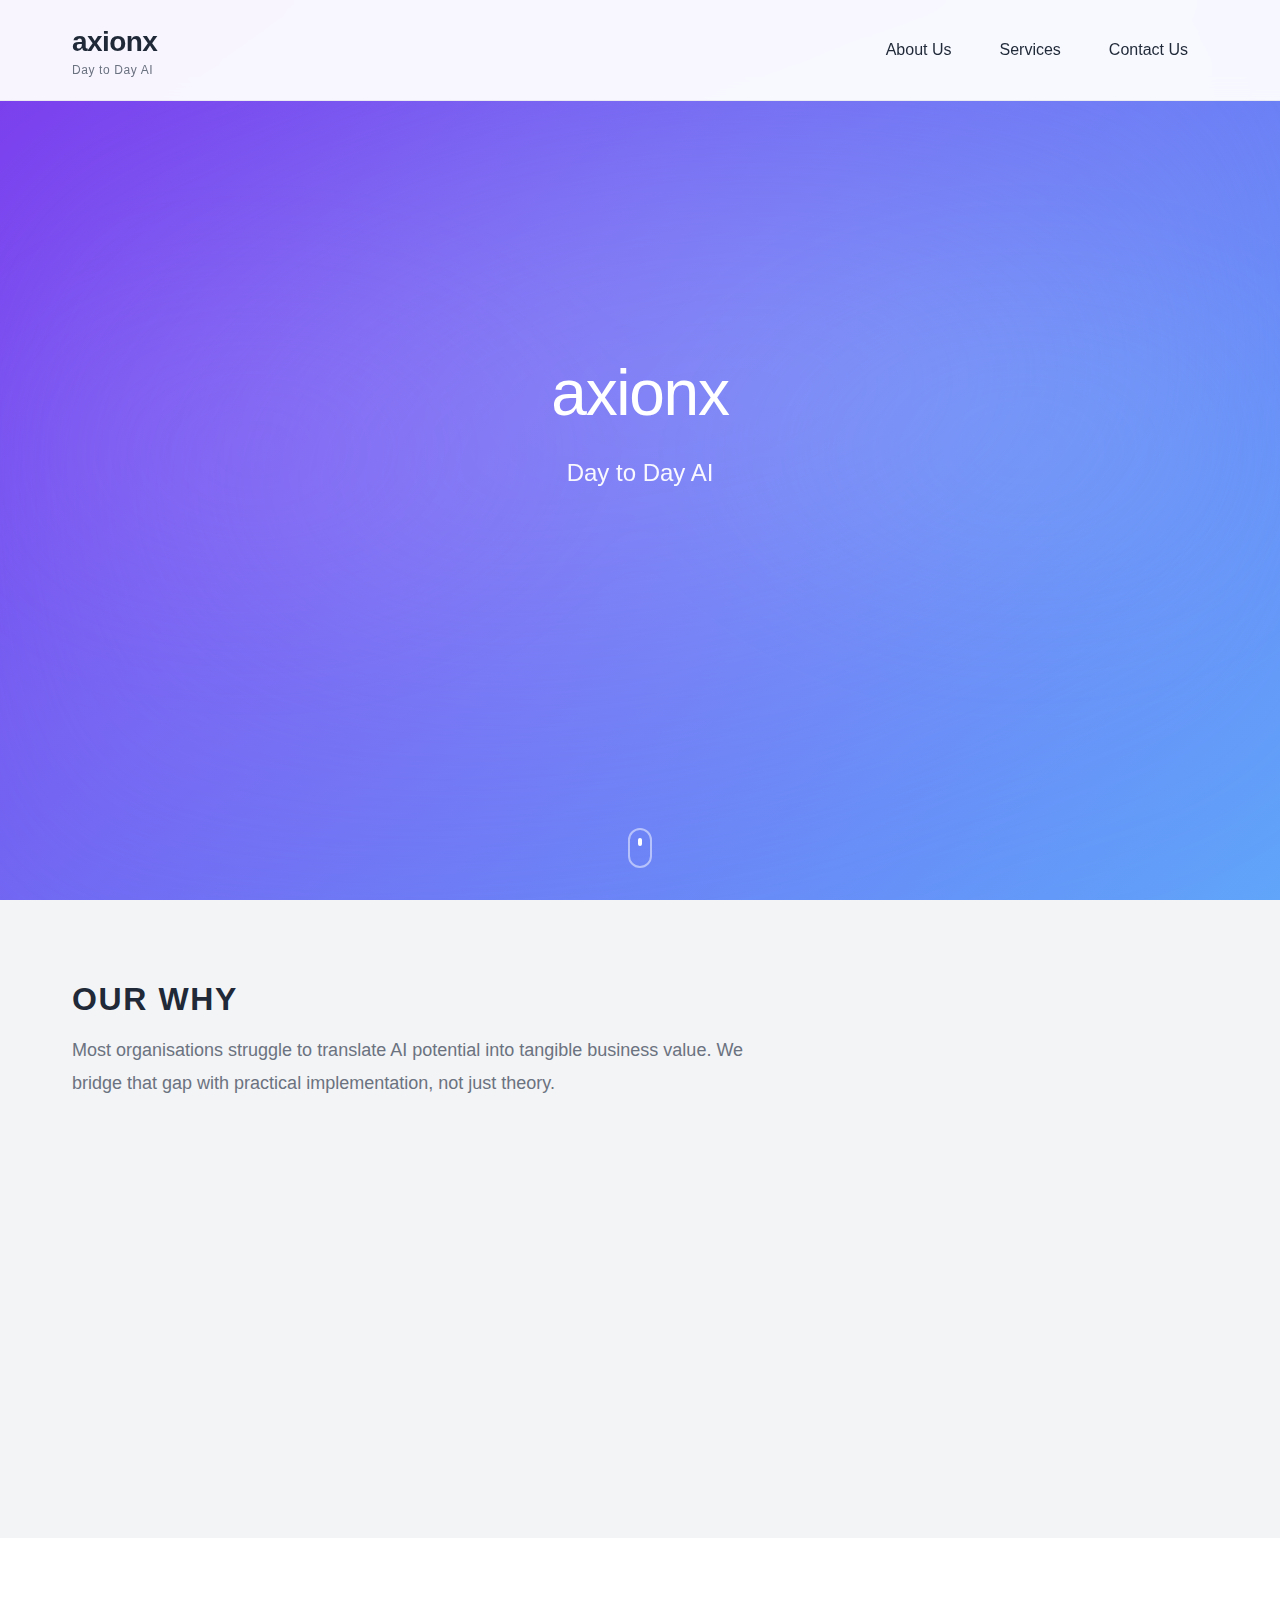
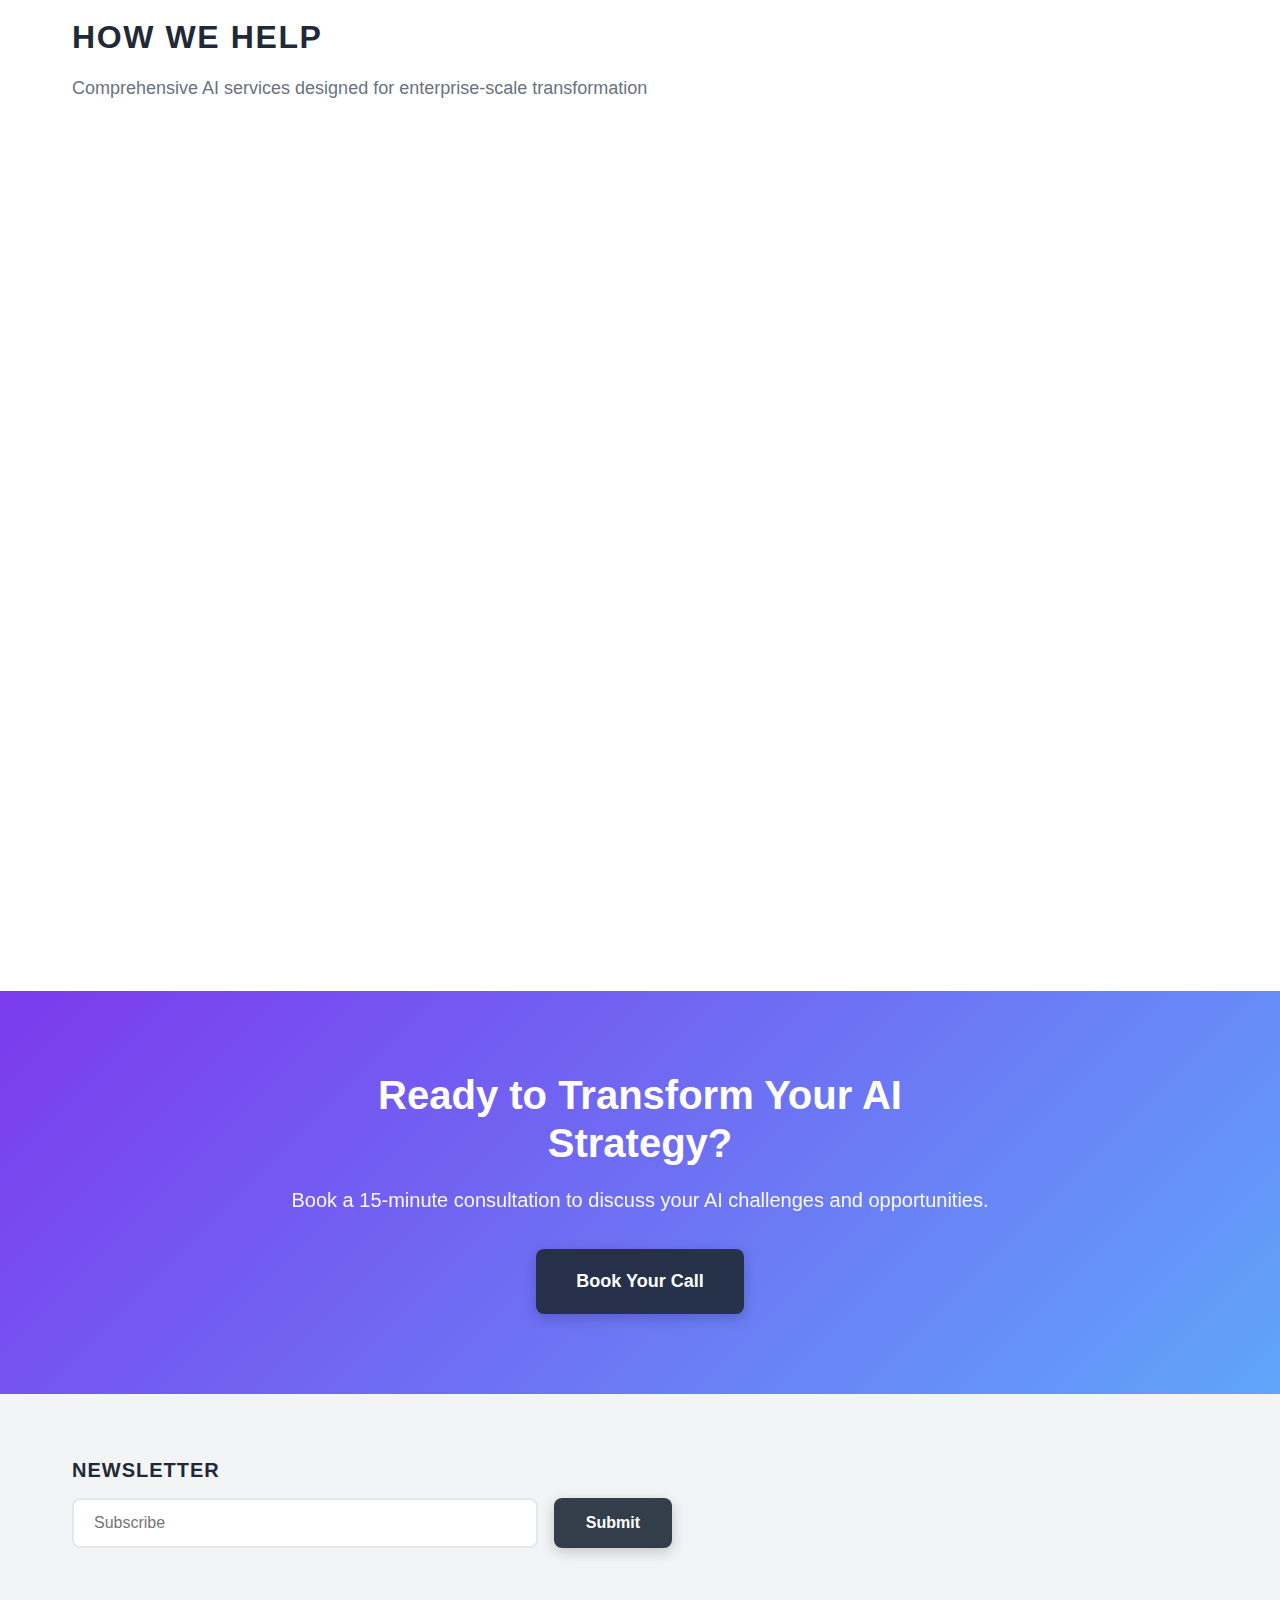
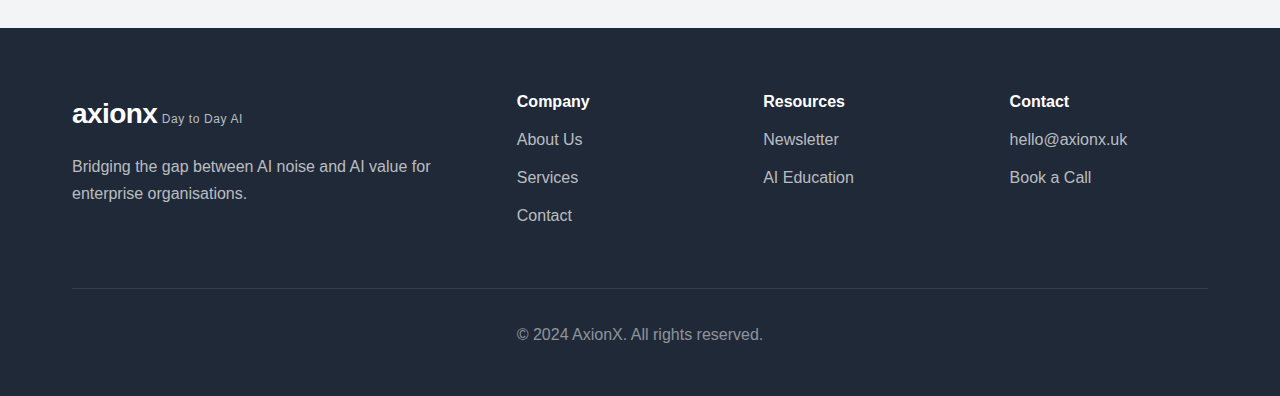
<file: index.html>
<!DOCTYPE html>
<html lang="en-GB">
<head>
    <meta charset="UTF-8">
    <meta name="viewport" content="width=device-width, initial-scale=1.0">
    <meta name="description" content="AxionX - AI Implementation & Advisory Services for £100M+ enterprises. Bridging the gap between AI noise and AI value.">
    <title>AxionX | Day to Day AI - Enterprise AI Implementation & Advisory</title>
    <link rel="stylesheet" href="styles.css">
    
    <!-- Microsoft Clarity -->
    <script type="text/javascript">
        (function(c,l,a,r,i,t,y){
            c[a]=c[a]||function(){(c[a].q=c[a].q||[]).push(arguments)};
            t=l.createElement(r);t.async=1;t.src="https://www.clarity.ms/tag/"+i;
            y=l.getElementsByTagName(r)[0];y.parentNode.insertBefore(t,y);
        })(window, document, "clarity", "script", "twd2w7v9sp");
    </script>
</head>
<body>
    <!-- Navigation -->
    <nav class="navbar">
        <div class="nav-container">
            <a href="index.html" class="logo-link">
                <div class="logo">
                    <span class="logo-text">axionx</span>
                    <span class="logo-tagline">Day to Day AI</span>
                </div>
            </a>
            <ul class="nav-menu">
                <li><a href="about.html" class="nav-link">About Us</a></li>
                <li><a href="services.html" class="nav-link">Services</a></li>
                <li><a href="contact.html" class="nav-link">Contact Us</a></li>
            </ul>
            <div class="hamburger">
                <span></span>
                <span></span>
                <span></span>
            </div>
        </div>
    </nav>

    <!-- Hero Section -->
    <section class="hero">
        <div class="hero-background"></div>
        <div class="hero-content">
            <h1 class="hero-title">axionx</h1>
            <p class="hero-subtitle">Day to Day AI</p>
        </div>
        <div class="scroll-indicator">
            <span></span>
        </div>
    </section>

    <!-- Value Proposition Section -->
    <section class="value-section">
        <div class="container">
            <h2 class="section-title">OUR WHY</h2>
            <p class="section-subtitle">
                Most organisations struggle to translate AI potential into tangible business value. 
                We bridge that gap with practical implementation, not just theory.
            </p>
            <div class="value-grid">
                <div class="value-card">
                    <div class="value-icon">
                        <svg width="48" height="48" viewBox="0 0 24 24" fill="none" xmlns="http://www.w3.org/2000/svg">
                            <path d="M9 11L12 14L22 4" stroke="currentColor" stroke-width="2" stroke-linecap="round" stroke-linejoin="round"/>
                            <path d="M21 12V19C21 19.5304 20.7893 20.0391 20.4142 20.4142C20.0391 20.7893 19.5304 21 19 21H5C4.46957 21 3.96086 20.7893 3.58579 20.4142C3.21071 20.0391 3 19.5304 3 19V5C3 4.46957 3.21071 3.96086 3.58579 3.58579C3.96086 3.21071 4.46957 3 5 3H16" stroke="currentColor" stroke-width="2" stroke-linecap="round" stroke-linejoin="round"/>
                        </svg>
                    </div>
                    <h3>Data Quality</h3>
                    <p>Transform fragmented data into AI-ready assets that drive accurate, reliable insights and decision-making.</p>
                </div>
                <div class="value-card">
                    <div class="value-icon">
                        <svg width="48" height="48" viewBox="0 0 24 24" fill="none" xmlns="http://www.w3.org/2000/svg">
                            <path d="M12 2L2 7L12 12L22 7L12 2Z" stroke="currentColor" stroke-width="2" stroke-linecap="round" stroke-linejoin="round"/>
                            <path d="M2 17L12 22L22 17" stroke="currentColor" stroke-width="2" stroke-linecap="round" stroke-linejoin="round"/>
                            <path d="M2 12L12 17L22 12" stroke="currentColor" stroke-width="2" stroke-linecap="round" stroke-linejoin="round"/>
                        </svg>
                    </div>
                    <h3>Intelligent Automation</h3>
                    <p>Eliminate repetitive manual tasks and free your team to focus on high-value strategic work.</p>
                </div>
                <div class="value-card">
                    <div class="value-icon">
                        <svg width="48" height="48" viewBox="0 0 24 24" fill="none" xmlns="http://www.w3.org/2000/svg">
                            <path d="M17 21V19C17 17.9391 16.5786 16.9217 15.8284 16.1716C15.0783 15.4214 14.0609 15 13 15H5C3.93913 15 2.92172 15.4214 2.17157 16.1716C1.42143 16.9217 1 17.9391 1 19V21" stroke="currentColor" stroke-width="2" stroke-linecap="round" stroke-linejoin="round"/>
                            <circle cx="9" cy="7" r="4" stroke="currentColor" stroke-width="2" stroke-linecap="round" stroke-linejoin="round"/>
                            <path d="M23 21V19C22.9993 18.1137 22.7044 17.2528 22.1614 16.5523C21.6184 15.8519 20.8581 15.3516 20 15.13" stroke="currentColor" stroke-width="2" stroke-linecap="round" stroke-linejoin="round"/>
                            <path d="M16 3.13C16.8604 3.35031 17.623 3.85071 18.1676 4.55232C18.7122 5.25392 19.0078 6.11683 19.0078 7.005C19.0078 7.89318 18.7122 8.75608 18.1676 9.45769C17.623 10.1593 16.8604 10.6597 16 10.88" stroke="currentColor" stroke-width="2" stroke-linecap="round" stroke-linejoin="round"/>
                        </svg>
                    </div>
                    <h3>AI Literacy</h3>
                    <p>Empower your leadership and teams with practical AI knowledge that drives adoption and innovation.</p>
                </div>
            </div>
        </div>
    </section>

    <!-- Services Overview -->
    <section class="services-overview">
        <div class="container">
            <h2 class="section-title">HOW WE HELP</h2>
            <p class="section-subtitle">
                Comprehensive AI services designed for enterprise-scale transformation
            </p>
            <div class="services-grid">
                <div class="service-card">
                    <span class="service-number">01</span>
                    <h3>AI Strategy & Advisory</h3>
                    <p>Develop a clear, actionable AI roadmap aligned with your business objectives and competitive landscape.</p>
                    <a href="services.html#strategy" class="service-link">Learn more →</a>
                </div>
                <div class="service-card">
                    <span class="service-number">02</span>
                    <h3>AI Implementation & Integration</h3>
                    <p>Seamlessly deploy AI solutions that integrate with your existing systems and deliver measurable ROI.</p>
                    <a href="services.html#implementation" class="service-link">Learn more →</a>
                </div>
                <div class="service-card">
                    <span class="service-number">03</span>
                    <h3>Executive AI Education</h3>
                    <p>Equip your leadership team with the strategic understanding needed to drive AI-powered transformation.</p>
                    <a href="services.html#education" class="service-link">Learn more →</a>
                </div>
                <div class="service-card">
                    <span class="service-number">04</span>
                    <h3>Custom AI Solutions</h3>
                    <p>Purpose-built AI systems tailored to your unique operational challenges and industry requirements.</p>
                    <a href="services.html#custom" class="service-link">Learn more →</a>
                </div>
            </div>
        </div>
    </section>

    <!-- CTA Section -->
    <section class="cta-section">
        <div class="container">
            <div class="cta-content">
                <h2>Ready to Transform Your AI Strategy?</h2>
                <p>Book a 15-minute consultation to discuss your AI challenges and opportunities.</p>
                <a href="contact.html" class="btn btn-primary btn-large">Book Your Call</a>
            </div>
        </div>
    </section>

    <!-- Newsletter Section -->
    <section class="newsletter-section">
        <div class="container">
            <div class="newsletter-content">
                <h2>Newsletter</h2>
                <form action="https://substack.com/daytodayai" method="get" class="newsletter-form" target="_blank">
                    <input type="email" placeholder="Subscribe" required class="newsletter-input">
                    <button type="submit" class="btn btn-primary">Submit</button>
                </form>
            </div>
        </div>
    </section>

    <!-- Footer -->
    <footer class="footer">
        <div class="container">
            <div class="footer-grid">
                <div class="footer-col">
                    <div class="footer-logo">
                        <span class="logo-text">axionx</span>
                        <span class="logo-tagline">Day to Day AI</span>
                    </div>
                    <p class="footer-description">
                        Bridging the gap between AI noise and AI value for enterprise organisations.
                    </p>
                </div>
                <div class="footer-col">
                    <h4>Company</h4>
                    <ul>
                        <li><a href="about.html">About Us</a></li>
                        <li><a href="services.html">Services</a></li>
                        <li><a href="contact.html">Contact</a></li>
                    </ul>
                </div>
                <div class="footer-col">
                    <h4>Resources</h4>
                    <ul>
                        <li><a href="https://substack.com/@daytodayai" target="_blank">Newsletter</a></li>
                        <li><a href="services.html#education">AI Education</a></li>
                    </ul>
                </div>
                <div class="footer-col">
                    <h4>Contact</h4>
                    <ul>
                        <li><a href="mailto:hello@axionx.uk">hello@axionx.uk</a></li>
                        <li><a href="contact.html">Book a Call</a></li>
                    </ul>
                </div>
            </div>
            <div class="footer-bottom">
                <p>&copy; 2024 AxionX. All rights reserved.</p>
            </div>
        </div>
    </footer>

    <script src="script.js"></script>
</body>
</html>
</file>
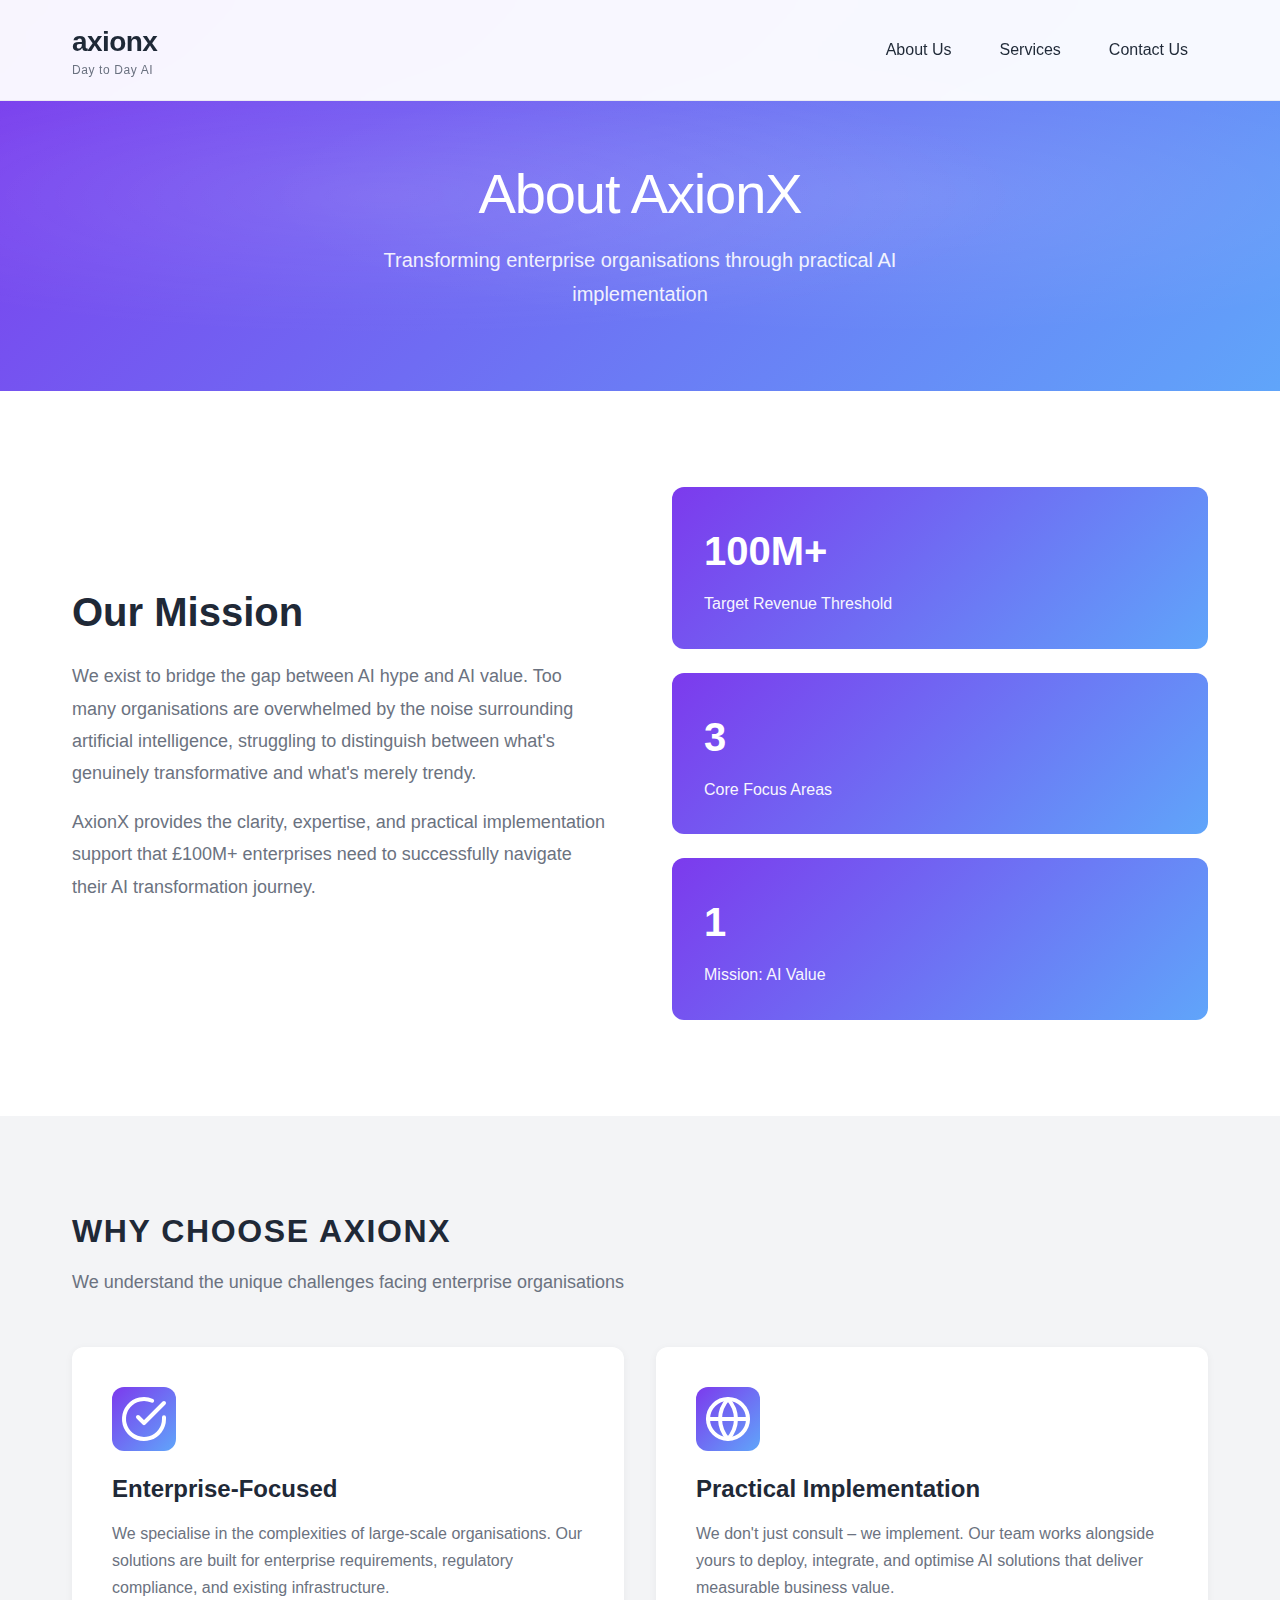
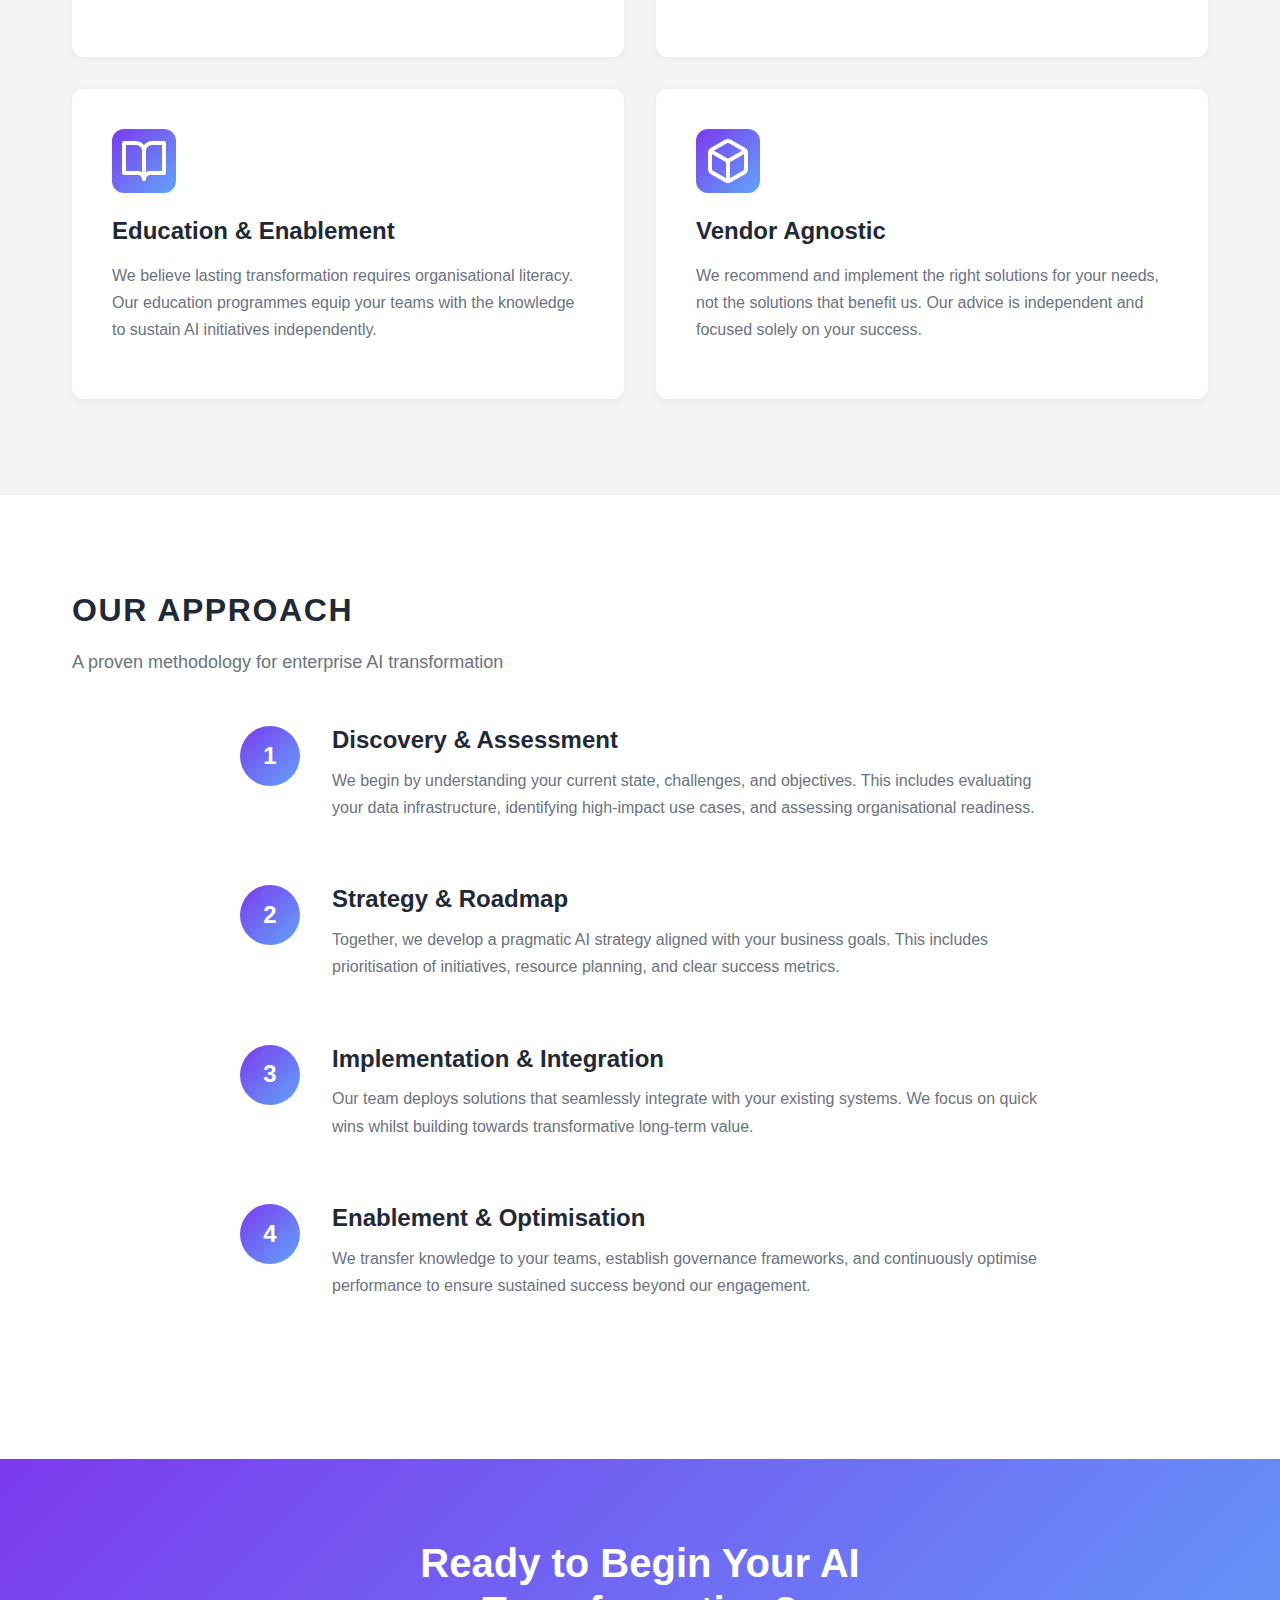
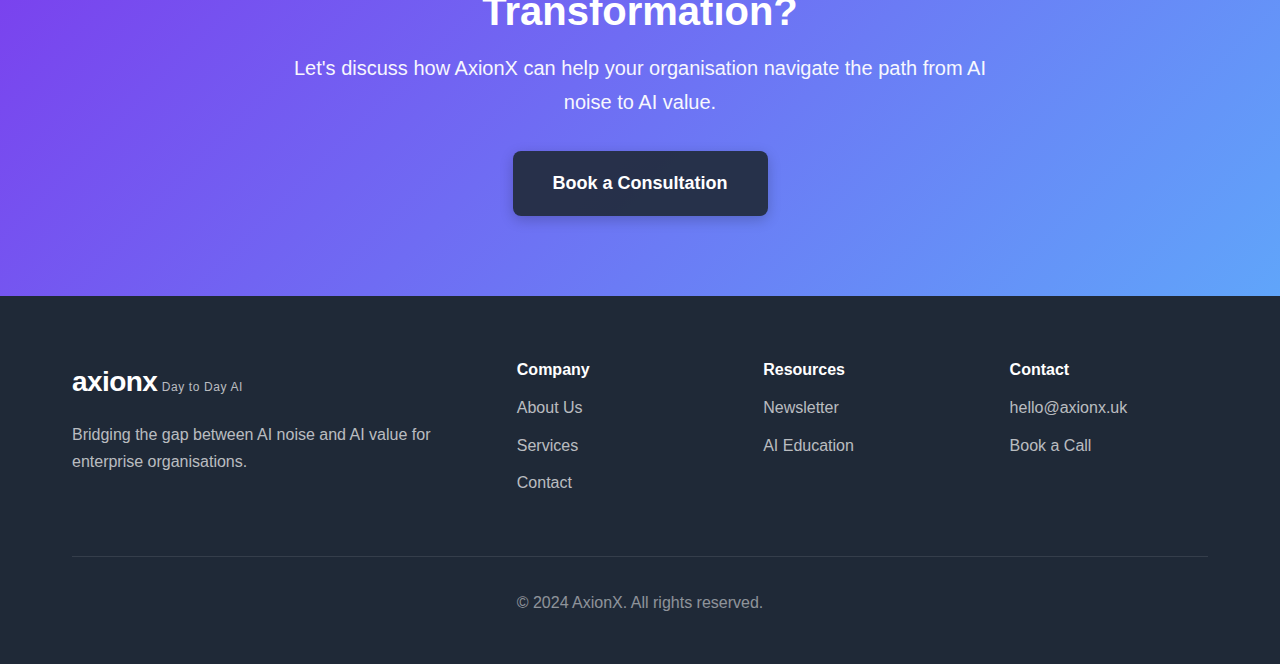
<file: about.html>
<!DOCTYPE html>
<html lang="en-GB">
<head>
    <meta charset="UTF-8">
    <meta name="viewport" content="width=device-width, initial-scale=1.0">
    <meta name="description" content="Learn about AxionX - AI Implementation & Advisory Services for enterprise organisations.">
    <title>About Us | AxionX - Day to Day AI</title>
    <link rel="stylesheet" href="styles.css">
    
    <!-- Microsoft Clarity -->
    <script type="text/javascript">
        (function(c,l,a,r,i,t,y){
            c[a]=c[a]||function(){(c[a].q=c[a].q||[]).push(arguments)};
            t=l.createElement(r);t.async=1;t.src="https://www.clarity.ms/tag/"+i;
            y=l.getElementsByTagName(r)[0];y.parentNode.insertBefore(t,y);
        })(window, document, "clarity", "script", "twd2w7v9sp");
    </script>
</head>
<body>
    <!-- Navigation -->
    <nav class="navbar">
        <div class="nav-container">
            <a href="index.html" class="logo-link">
                <div class="logo">
                    <span class="logo-text">axionx</span>
                    <span class="logo-tagline">Day to Day AI</span>
                </div>
            </a>
            <ul class="nav-menu">
                <li><a href="about.html" class="nav-link">About Us</a></li>
                <li><a href="services.html" class="nav-link">Services</a></li>
                <li><a href="contact.html" class="nav-link">Contact Us</a></li>
            </ul>
            <div class="hamburger">
                <span></span>
                <span></span>
                <span></span>
            </div>
        </div>
    </nav>

    <!-- Page Header -->
    <section class="page-header">
        <div class="page-header-background"></div>
        <div class="container">
            <h1 class="page-title">About AxionX</h1>
            <p class="page-subtitle">Transforming enterprise organisations through practical AI implementation</p>
        </div>
    </section>

    <!-- Mission Section -->
    <section class="mission-section">
        <div class="container">
            <div class="content-grid">
                <div class="content-text">
                    <h2>Our Mission</h2>
                    <p>
                        We exist to bridge the gap between AI hype and AI value. Too many organisations are overwhelmed by the noise surrounding artificial intelligence, struggling to distinguish between what's genuinely transformative and what's merely trendy.
                    </p>
                    <p>
                        AxionX provides the clarity, expertise, and practical implementation support that £100M+ enterprises need to successfully navigate their AI transformation journey.
                    </p>
                </div>
                <div class="content-visual">
                    <div class="stat-box">
                        <div class="stat-number">100M+</div>
                        <div class="stat-label">Target Revenue Threshold</div>
                    </div>
                    <div class="stat-box">
                        <div class="stat-number">3</div>
                        <div class="stat-label">Core Focus Areas</div>
                    </div>
                    <div class="stat-box">
                        <div class="stat-number">1</div>
                        <div class="stat-label">Mission: AI Value</div>
                    </div>
                </div>
            </div>
        </div>
    </section>

    <!-- Why Choose Us -->
    <section class="why-choose-section">
        <div class="container">
            <h2 class="section-title">Why Choose AxionX</h2>
            <p class="section-subtitle">
                We understand the unique challenges facing enterprise organisations
            </p>
            <div class="reasons-grid">
                <div class="reason-card">
                    <div class="reason-icon">
                        <svg width="48" height="48" viewBox="0 0 24 24" fill="none" xmlns="http://www.w3.org/2000/svg">
                            <path d="M22 11.08V12C21.9988 14.1564 21.3005 16.2547 20.0093 17.9818C18.7182 19.7088 16.9033 20.9725 14.8354 21.5839C12.7674 22.1953 10.5573 22.1219 8.53447 21.3746C6.51168 20.6273 4.78465 19.2461 3.61096 17.4371C2.43727 15.628 1.87979 13.4881 2.02168 11.3363C2.16356 9.18455 2.99721 7.13631 4.39828 5.49706C5.79935 3.85781 7.69279 2.71537 9.79619 2.24013C11.8996 1.7649 14.1003 1.98232 16.07 2.85999" stroke="currentColor" stroke-width="2" stroke-linecap="round" stroke-linejoin="round"/>
                            <path d="M22 4L12 14.01L9 11.01" stroke="currentColor" stroke-width="2" stroke-linecap="round" stroke-linejoin="round"/>
                        </svg>
                    </div>
                    <h3>Enterprise-Focused</h3>
                    <p>We specialise in the complexities of large-scale organisations. Our solutions are built for enterprise requirements, regulatory compliance, and existing infrastructure.</p>
                </div>
                <div class="reason-card">
                    <div class="reason-icon">
                        <svg width="48" height="48" viewBox="0 0 24 24" fill="none" xmlns="http://www.w3.org/2000/svg">
                            <path d="M12 22C17.5228 22 22 17.5228 22 12C22 6.47715 17.5228 2 12 2C6.47715 2 2 6.47715 2 12C2 17.5228 6.47715 22 12 22Z" stroke="currentColor" stroke-width="2" stroke-linecap="round" stroke-linejoin="round"/>
                            <path d="M2 12H22" stroke="currentColor" stroke-width="2" stroke-linecap="round" stroke-linejoin="round"/>
                            <path d="M12 2C14.5013 4.73835 15.9228 8.29203 16 12C15.9228 15.708 14.5013 19.2616 12 22C9.49872 19.2616 8.07725 15.708 8 12C8.07725 8.29203 9.49872 4.73835 12 2V2Z" stroke="currentColor" stroke-width="2" stroke-linecap="round" stroke-linejoin="round"/>
                        </svg>
                    </div>
                    <h3>Practical Implementation</h3>
                    <p>We don't just consult – we implement. Our team works alongside yours to deploy, integrate, and optimise AI solutions that deliver measurable business value.</p>
                </div>
                <div class="reason-card">
                    <div class="reason-icon">
                        <svg width="48" height="48" viewBox="0 0 24 24" fill="none" xmlns="http://www.w3.org/2000/svg">
                            <path d="M2 3H8C9.06087 3 10.0783 3.42143 10.8284 4.17157C11.5786 4.92172 12 5.93913 12 7V21C12 20.2044 11.6839 19.4413 11.1213 18.8787C10.5587 18.3161 9.79565 18 9 18H2V3Z" stroke="currentColor" stroke-width="2" stroke-linecap="round" stroke-linejoin="round"/>
                            <path d="M22 3H16C14.9391 3 13.9217 3.42143 13.1716 4.17157C12.4214 4.92172 12 5.93913 12 7V21C12 20.2044 12.3161 19.4413 12.8787 18.8787C13.4413 18.3161 14.2044 18 15 18H22V3Z" stroke="currentColor" stroke-width="2" stroke-linecap="round" stroke-linejoin="round"/>
                        </svg>
                    </div>
                    <h3>Education & Enablement</h3>
                    <p>We believe lasting transformation requires organisational literacy. Our education programmes equip your teams with the knowledge to sustain AI initiatives independently.</p>
                </div>
                <div class="reason-card">
                    <div class="reason-icon">
                        <svg width="48" height="48" viewBox="0 0 24 24" fill="none" xmlns="http://www.w3.org/2000/svg">
                            <path d="M21 16V8C20.9996 7.64927 20.9071 7.30481 20.7315 7.00116C20.556 6.69752 20.3037 6.44536 20 6.27L13 2.27C12.696 2.09446 12.3511 2.00205 12 2.00205C11.6489 2.00205 11.304 2.09446 11 2.27L4 6.27C3.69626 6.44536 3.44398 6.69752 3.26846 7.00116C3.09294 7.30481 3.00036 7.64927 3 8V16C3.00036 16.3507 3.09294 16.6952 3.26846 16.9988C3.44398 17.3025 3.69626 17.5546 4 17.73L11 21.73C11.304 21.9055 11.6489 21.9979 12 21.9979C12.3511 21.9979 12.696 21.9055 13 21.73L20 17.73C20.3037 17.5546 20.556 17.3025 20.7315 16.9988C20.9071 16.6952 20.9996 16.3507 21 16Z" stroke="currentColor" stroke-width="2" stroke-linecap="round" stroke-linejoin="round"/>
                            <path d="M3.27002 6.96L12 12.01L20.73 6.96" stroke="currentColor" stroke-width="2" stroke-linecap="round" stroke-linejoin="round"/>
                            <path d="M12 22.08V12" stroke="currentColor" stroke-width="2" stroke-linecap="round" stroke-linejoin="round"/>
                        </svg>
                    </div>
                    <h3>Vendor Agnostic</h3>
                    <p>We recommend and implement the right solutions for your needs, not the solutions that benefit us. Our advice is independent and focused solely on your success.</p>
                </div>
            </div>
        </div>
    </section>

    <!-- Approach Section -->
    <section class="approach-section">
        <div class="container">
            <h2 class="section-title">Our Approach</h2>
            <p class="section-subtitle">
                A proven methodology for enterprise AI transformation
            </p>
            <div class="approach-timeline">
                <div class="timeline-item">
                    <div class="timeline-marker">1</div>
                    <div class="timeline-content">
                        <h3>Discovery & Assessment</h3>
                        <p>We begin by understanding your current state, challenges, and objectives. This includes evaluating your data infrastructure, identifying high-impact use cases, and assessing organisational readiness.</p>
                    </div>
                </div>
                <div class="timeline-item">
                    <div class="timeline-marker">2</div>
                    <div class="timeline-content">
                        <h3>Strategy & Roadmap</h3>
                        <p>Together, we develop a pragmatic AI strategy aligned with your business goals. This includes prioritisation of initiatives, resource planning, and clear success metrics.</p>
                    </div>
                </div>
                <div class="timeline-item">
                    <div class="timeline-marker">3</div>
                    <div class="timeline-content">
                        <h3>Implementation & Integration</h3>
                        <p>Our team deploys solutions that seamlessly integrate with your existing systems. We focus on quick wins whilst building towards transformative long-term value.</p>
                    </div>
                </div>
                <div class="timeline-item">
                    <div class="timeline-marker">4</div>
                    <div class="timeline-content">
                        <h3>Enablement & Optimisation</h3>
                        <p>We transfer knowledge to your teams, establish governance frameworks, and continuously optimise performance to ensure sustained success beyond our engagement.</p>
                    </div>
                </div>
            </div>
        </div>
    </section>

    <!-- CTA Section -->
    <section class="cta-section">
        <div class="container">
            <div class="cta-content">
                <h2>Ready to Begin Your AI Transformation?</h2>
                <p>Let's discuss how AxionX can help your organisation navigate the path from AI noise to AI value.</p>
                <a href="contact.html" class="btn btn-primary btn-large">Book a Consultation</a>
            </div>
        </div>
    </section>

    <!-- Footer -->
    <footer class="footer">
        <div class="container">
            <div class="footer-grid">
                <div class="footer-col">
                    <div class="footer-logo">
                        <span class="logo-text">axionx</span>
                        <span class="logo-tagline">Day to Day AI</span>
                    </div>
                    <p class="footer-description">
                        Bridging the gap between AI noise and AI value for enterprise organisations.
                    </p>
                </div>
                <div class="footer-col">
                    <h4>Company</h4>
                    <ul>
                        <li><a href="about.html">About Us</a></li>
                        <li><a href="services.html">Services</a></li>
                        <li><a href="contact.html">Contact</a></li>
                    </ul>
                </div>
                <div class="footer-col">
                    <h4>Resources</h4>
                    <ul>
                        <li><a href="https://substack.com/@daytodayai" target="_blank">Newsletter</a></li>
                        <li><a href="services.html#education">AI Education</a></li>
                    </ul>
                </div>
                <div class="footer-col">
                    <h4>Contact</h4>
                    <ul>
                        <li><a href="mailto:hello@axionx.uk">hello@axionx.uk</a></li>
                        <li><a href="contact.html">Book a Call</a></li>
                    </ul>
                </div>
            </div>
            <div class="footer-bottom">
                <p>&copy; 2024 AxionX. All rights reserved.</p>
            </div>
        </div>
    </footer>

    <script src="script.js"></script>
</body>
</html>
</file>
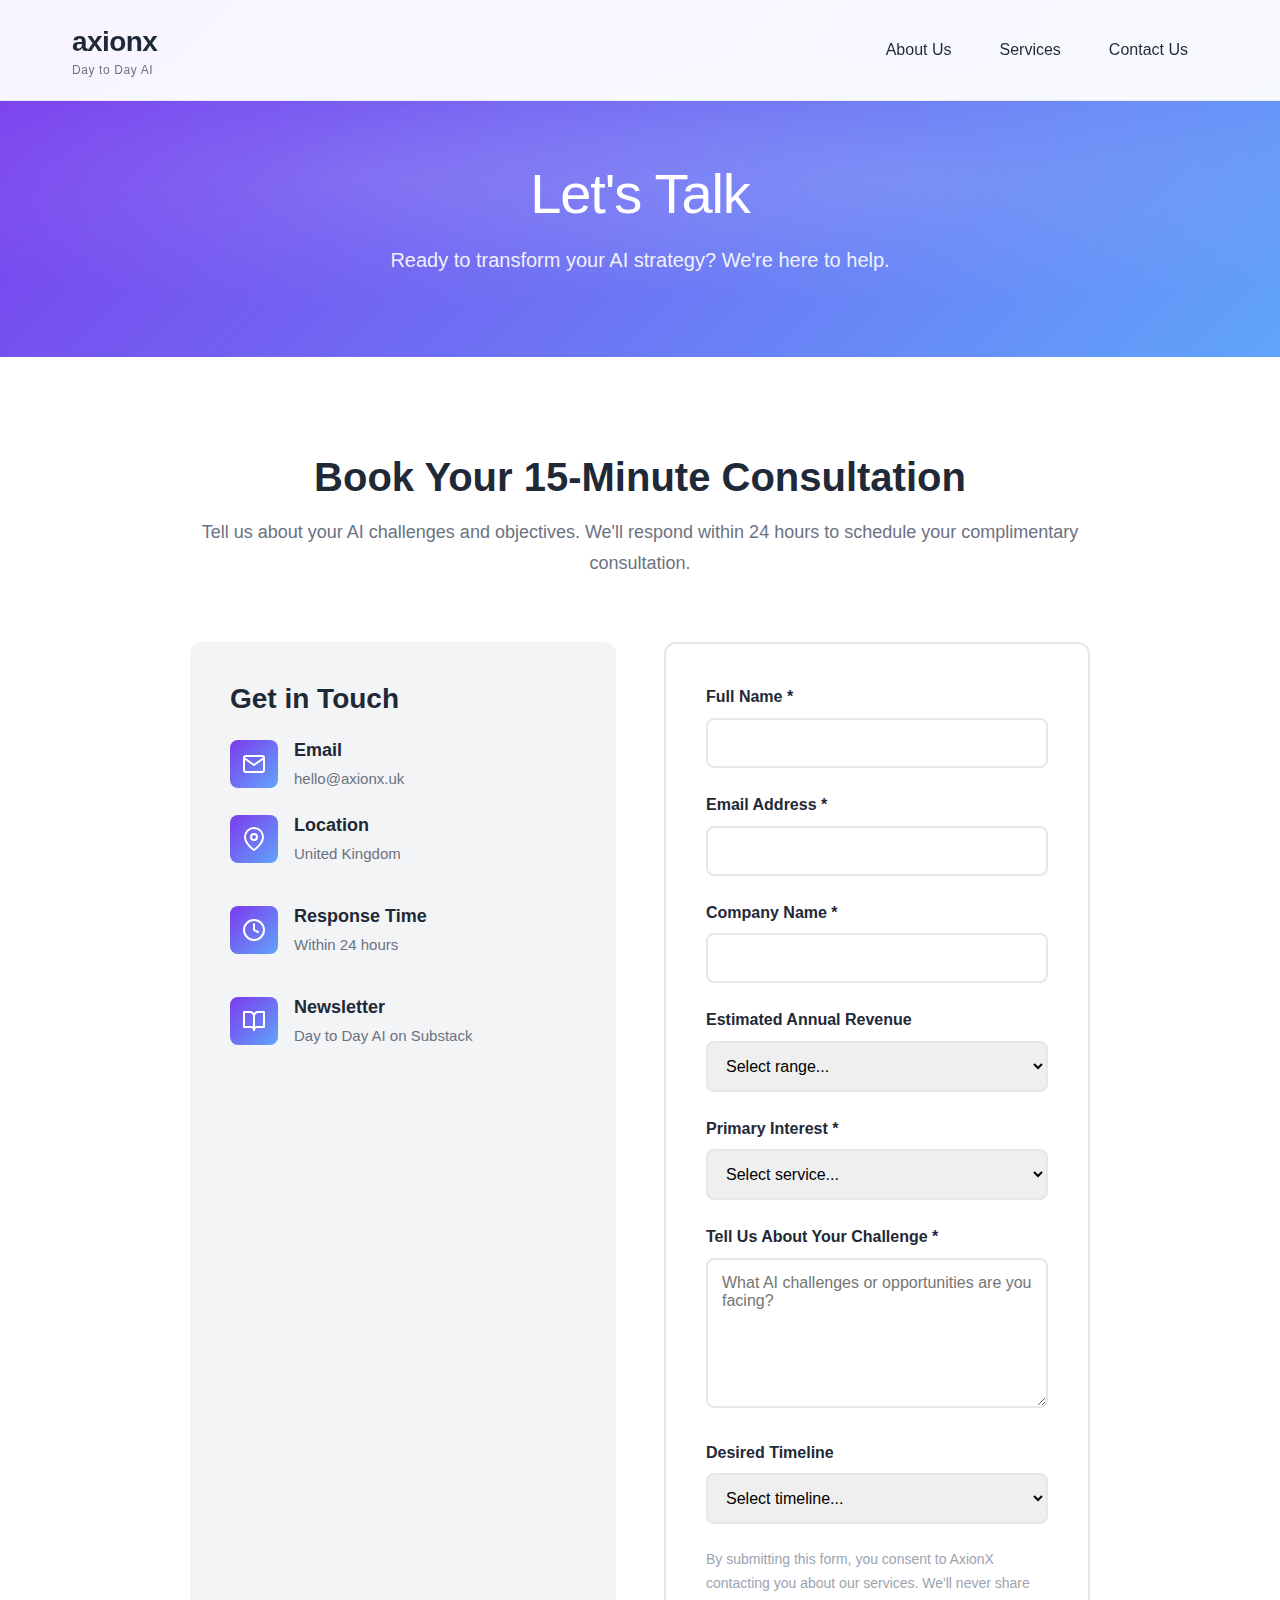
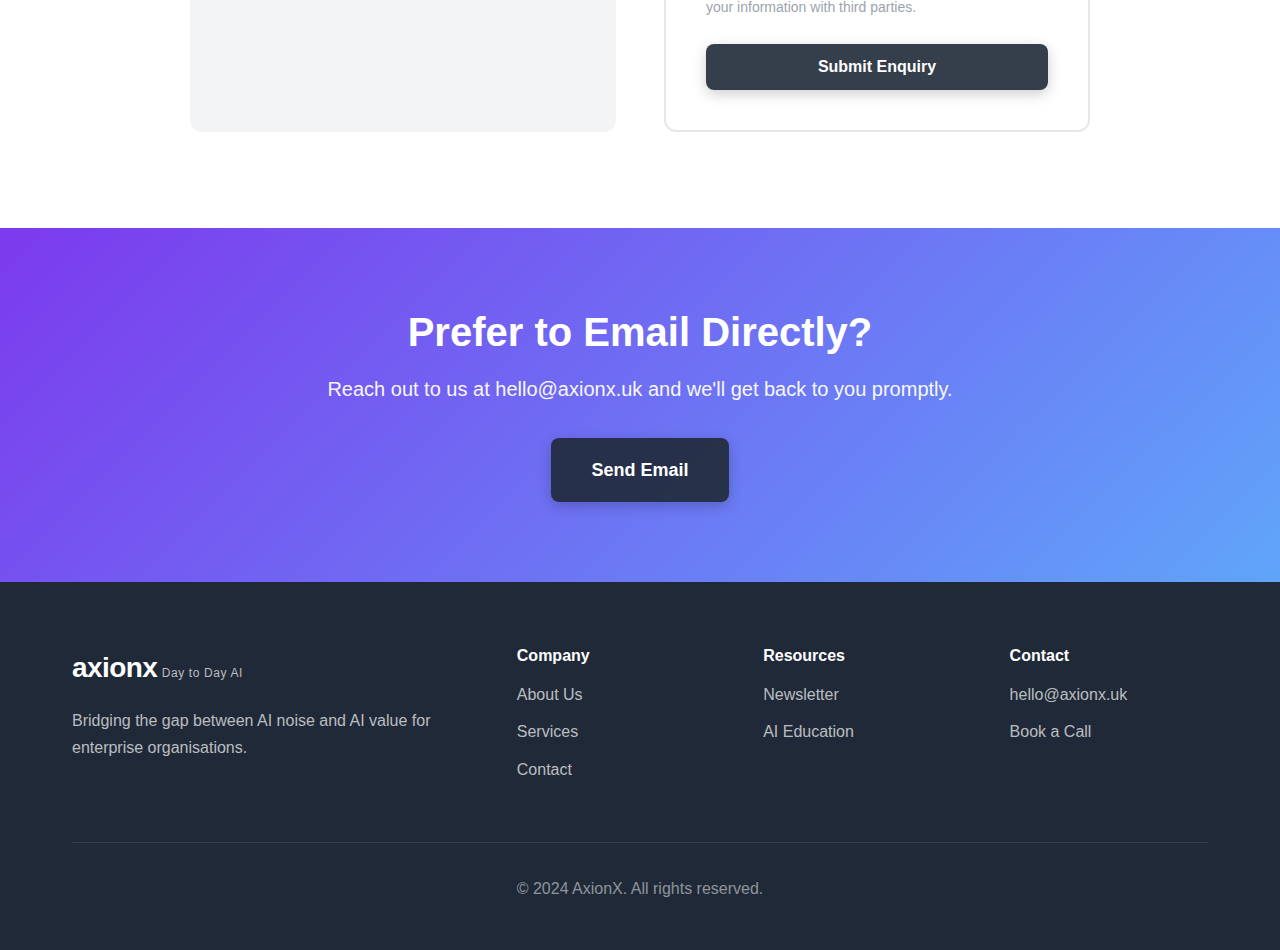
<file: contact.html>
<!DOCTYPE html>
<html lang="en-GB">
<head>
    <meta charset="UTF-8">
    <meta name="viewport" content="width=device-width, initial-scale=1.0">
    <meta name="description" content="Contact AxionX - Book a consultation to discuss your AI transformation needs.">
    <title>Contact Us | AxionX - Day to Day AI</title>
    <link rel="stylesheet" href="styles.css">
    
    <!-- Microsoft Clarity -->
    <script type="text/javascript">
        (function(c,l,a,r,i,t,y){
            c[a]=c[a]||function(){(c[a].q=c[a].q||[]).push(arguments)};
            t=l.createElement(r);t.async=1;t.src="https://www.clarity.ms/tag/"+i;
            y=l.getElementsByTagName(r)[0];y.parentNode.insertBefore(t,y);
        })(window, document, "clarity", "script", "twd2w7v9sp");
    </script>
</head>
<body>
    <!-- Navigation -->
    <nav class="navbar">
        <div class="nav-container">
            <a href="index.html" class="logo-link">
                <div class="logo">
                    <span class="logo-text">axionx</span>
                    <span class="logo-tagline">Day to Day AI</span>
                </div>
            </a>
            <ul class="nav-menu">
                <li><a href="about.html" class="nav-link">About Us</a></li>
                <li><a href="services.html" class="nav-link">Services</a></li>
                <li><a href="contact.html" class="nav-link">Contact Us</a></li>
            </ul>
            <div class="hamburger">
                <span></span>
                <span></span>
                <span></span>
            </div>
        </div>
    </nav>

    <!-- Page Header -->
    <section class="page-header">
        <div class="page-header-background"></div>
        <div class="container">
            <h1 class="page-title">Let's Talk</h1>
            <p class="page-subtitle">Ready to transform your AI strategy? We're here to help.</p>
        </div>
    </section>

    <!-- Contact Section -->
    <section class="contact-section">
        <div class="container">
            <div class="contact-container">
                <div class="contact-intro">
                    <h2>Book Your 15-Minute Consultation</h2>
                    <p>
                        Tell us about your AI challenges and objectives. We'll respond within 24 hours to schedule your complimentary consultation.
                    </p>
                </div>

                <div class="contact-grid">
                    <!-- Contact Information -->
                    <div class="contact-info">
                        <h3>Get in Touch</h3>
                        
                        <div class="contact-item">
                            <div class="contact-item-icon">
                                <svg width="24" height="24" viewBox="0 0 24 24" fill="none" xmlns="http://www.w3.org/2000/svg">
                                    <path d="M4 4H20C21.1 4 22 4.9 22 6V18C22 19.1 21.1 20 20 20H4C2.9 20 2 19.1 2 18V6C2 4.9 2.9 4 4 4Z" stroke="currentColor" stroke-width="2" stroke-linecap="round" stroke-linejoin="round"/>
                                    <path d="M22 6L12 13L2 6" stroke="currentColor" stroke-width="2" stroke-linecap="round" stroke-linejoin="round"/>
                                </svg>
                            </div>
                            <div class="contact-item-content">
                                <h4>Email</h4>
                                <a href="mailto:hello@axionx.uk">hello@axionx.uk</a>
                            </div>
                        </div>

                        <div class="contact-item">
                            <div class="contact-item-icon">
                                <svg width="24" height="24" viewBox="0 0 24 24" fill="none" xmlns="http://www.w3.org/2000/svg">
                                    <path d="M21 10C21 17 12 23 12 23C12 23 3 17 3 10C3 7.61305 3.94821 5.32387 5.63604 3.63604C7.32387 1.94821 9.61305 1 12 1C14.3869 1 16.6761 1.94821 18.364 3.63604C20.0518 5.32387 21 7.61305 21 10Z" stroke="currentColor" stroke-width="2" stroke-linecap="round" stroke-linejoin="round"/>
                                    <circle cx="12" cy="10" r="3" stroke="currentColor" stroke-width="2" stroke-linecap="round" stroke-linejoin="round"/>
                                </svg>
                            </div>
                            <div class="contact-item-content">
                                <h4>Location</h4>
                                <p>United Kingdom</p>
                            </div>
                        </div>

                        <div class="contact-item">
                            <div class="contact-item-icon">
                                <svg width="24" height="24" viewBox="0 0 24 24" fill="none" xmlns="http://www.w3.org/2000/svg">
                                    <path d="M12 22C17.5228 22 22 17.5228 22 12C22 6.47715 17.5228 2 12 2C6.47715 2 2 6.47715 2 12C2 17.5228 6.47715 22 12 22Z" stroke="currentColor" stroke-width="2" stroke-linecap="round" stroke-linejoin="round"/>
                                    <path d="M12 6V12L16 14" stroke="currentColor" stroke-width="2" stroke-linecap="round" stroke-linejoin="round"/>
                                </svg>
                            </div>
                            <div class="contact-item-content">
                                <h4>Response Time</h4>
                                <p>Within 24 hours</p>
                            </div>
                        </div>

                        <div class="contact-item">
                            <div class="contact-item-icon">
                                <svg width="24" height="24" viewBox="0 0 24 24" fill="none" xmlns="http://www.w3.org/2000/svg">
                                    <path d="M2 3H8C9.06087 3 10.0783 3.42143 10.8284 4.17157C11.5786 4.92172 12 5.93913 12 7V21C12 20.2044 11.6839 19.4413 11.1213 18.8787C10.5587 18.3161 9.79565 18 9 18H2V3Z" stroke="currentColor" stroke-width="2" stroke-linecap="round" stroke-linejoin="round"/>
                                    <path d="M22 3H16C14.9391 3 13.9217 3.42143 13.1716 4.17157C12.4214 4.92172 12 5.93913 12 7V21C12 20.2044 12.3161 19.4413 12.8787 18.8787C13.4413 18.3161 14.2044 18 15 18H22V3Z" stroke="currentColor" stroke-width="2" stroke-linecap="round" stroke-linejoin="round"/>
                                </svg>
                            </div>
                            <div class="contact-item-content">
                                <h4>Newsletter</h4>
                                <a href="https://substack.com/@daytodayai" target="_blank">Day to Day AI on Substack</a>
                            </div>
                        </div>
                    </div>

                    <!-- Contact Form -->
                    <form action="https://formspree.io/f/mldodjpe" method="POST" class="contact-form">
                        <div class="form-group">
                            <label for="name">Full Name *</label>
                            <input type="text" id="name" name="name" required>
                        </div>

                        <div class="form-group">
                            <label for="email">Email Address *</label>
                            <input type="email" id="email" name="email" required>
                        </div>

                        <div class="form-group">
                            <label for="company">Company Name *</label>
                            <input type="text" id="company" name="company" required>
                        </div>

                        <div class="form-group">
                            <label for="revenue">Estimated Annual Revenue</label>
                            <select id="revenue" name="revenue">
                                <option value="">Select range...</option>
                                <option value="50m-100m">£50M - £100M</option>
                                <option value="100m-500m">£100M - £500M</option>
                                <option value="500m-1b">£500M - £1B</option>
                                <option value="1b+">£1B+</option>
                            </select>
                        </div>

                        <div class="form-group">
                            <label for="interest">Primary Interest *</label>
                            <select id="interest" name="interest" required>
                                <option value="">Select service...</option>
                                <option value="strategy">AI Strategy & Advisory</option>
                                <option value="implementation">AI Implementation & Integration</option>
                                <option value="education">Executive AI Education</option>
                                <option value="custom">Custom AI Solutions</option>
                                <option value="general">General Inquiry</option>
                            </select>
                        </div>

                        <div class="form-group">
                            <label for="message">Tell Us About Your Challenge *</label>
                            <textarea id="message" name="message" required placeholder="What AI challenges or opportunities are you facing?"></textarea>
                        </div>

                        <div class="form-group">
                            <label for="timeline">Desired Timeline</label>
                            <select id="timeline" name="timeline">
                                <option value="">Select timeline...</option>
                                <option value="urgent">Immediate (Within 1 month)</option>
                                <option value="short">Short-term (1-3 months)</option>
                                <option value="medium">Medium-term (3-6 months)</option>
                                <option value="long">Long-term (6+ months)</option>
                                <option value="exploring">Just exploring</option>
                            </select>
                        </div>

                        <div class="form-group">
                            <p class="form-note">
                                By submitting this form, you consent to AxionX contacting you about our services. 
                                We'll never share your information with third parties.
                            </p>
                        </div>

                        <button type="submit" class="btn btn-primary form-submit">Submit Enquiry</button>
                    </form>
                </div>
            </div>
        </div>
    </section>

    <!-- Alternative Contact CTA -->
    <section class="cta-section">
        <div class="container">
            <div class="cta-content">
                <h2>Prefer to Email Directly?</h2>
                <p>Reach out to us at hello@axionx.uk and we'll get back to you promptly.</p>
                <a href="mailto:hello@axionx.uk" class="btn btn-primary btn-large">Send Email</a>
            </div>
        </div>
    </section>

    <!-- Footer -->
    <footer class="footer">
        <div class="container">
            <div class="footer-grid">
                <div class="footer-col">
                    <div class="footer-logo">
                        <span class="logo-text">axionx</span>
                        <span class="logo-tagline">Day to Day AI</span>
                    </div>
                    <p class="footer-description">
                        Bridging the gap between AI noise and AI value for enterprise organisations.
                    </p>
                </div>
                <div class="footer-col">
                    <h4>Company</h4>
                    <ul>
                        <li><a href="about.html">About Us</a></li>
                        <li><a href="services.html">Services</a></li>
                        <li><a href="contact.html">Contact</a></li>
                    </ul>
                </div>
                <div class="footer-col">
                    <h4>Resources</h4>
                    <ul>
                        <li><a href="https://substack.com/@daytodayai" target="_blank">Newsletter</a></li>
                        <li><a href="services.html#education">AI Education</a></li>
                    </ul>
                </div>
                <div class="footer-col">
                    <h4>Contact</h4>
                    <ul>
                        <li><a href="mailto:hello@axionx.uk">hello@axionx.uk</a></li>
                        <li><a href="contact.html">Book a Call</a></li>
                    </ul>
                </div>
            </div>
            <div class="footer-bottom">
                <p>&copy; 2024 AxionX. All rights reserved.</p>
            </div>
        </div>
    </footer>

    <script src="script.js"></script>
</body>
</html>
</file>
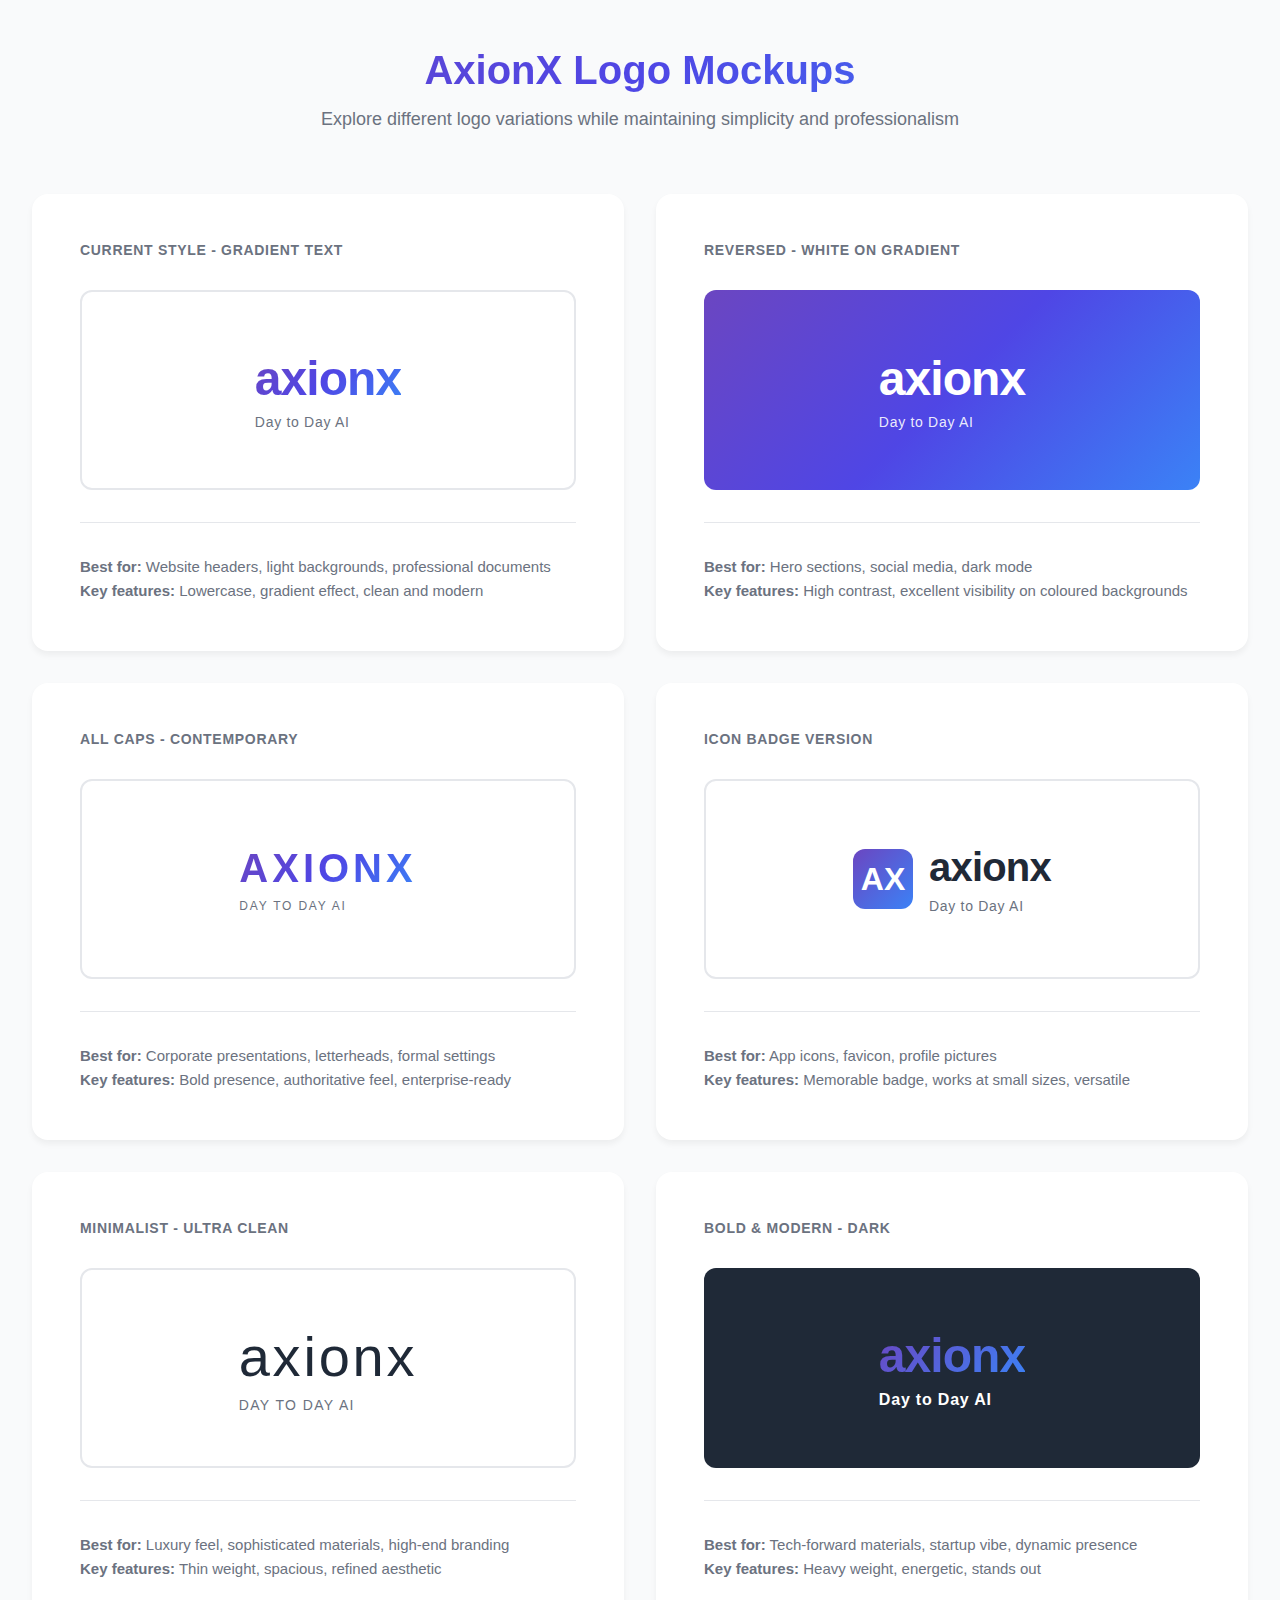
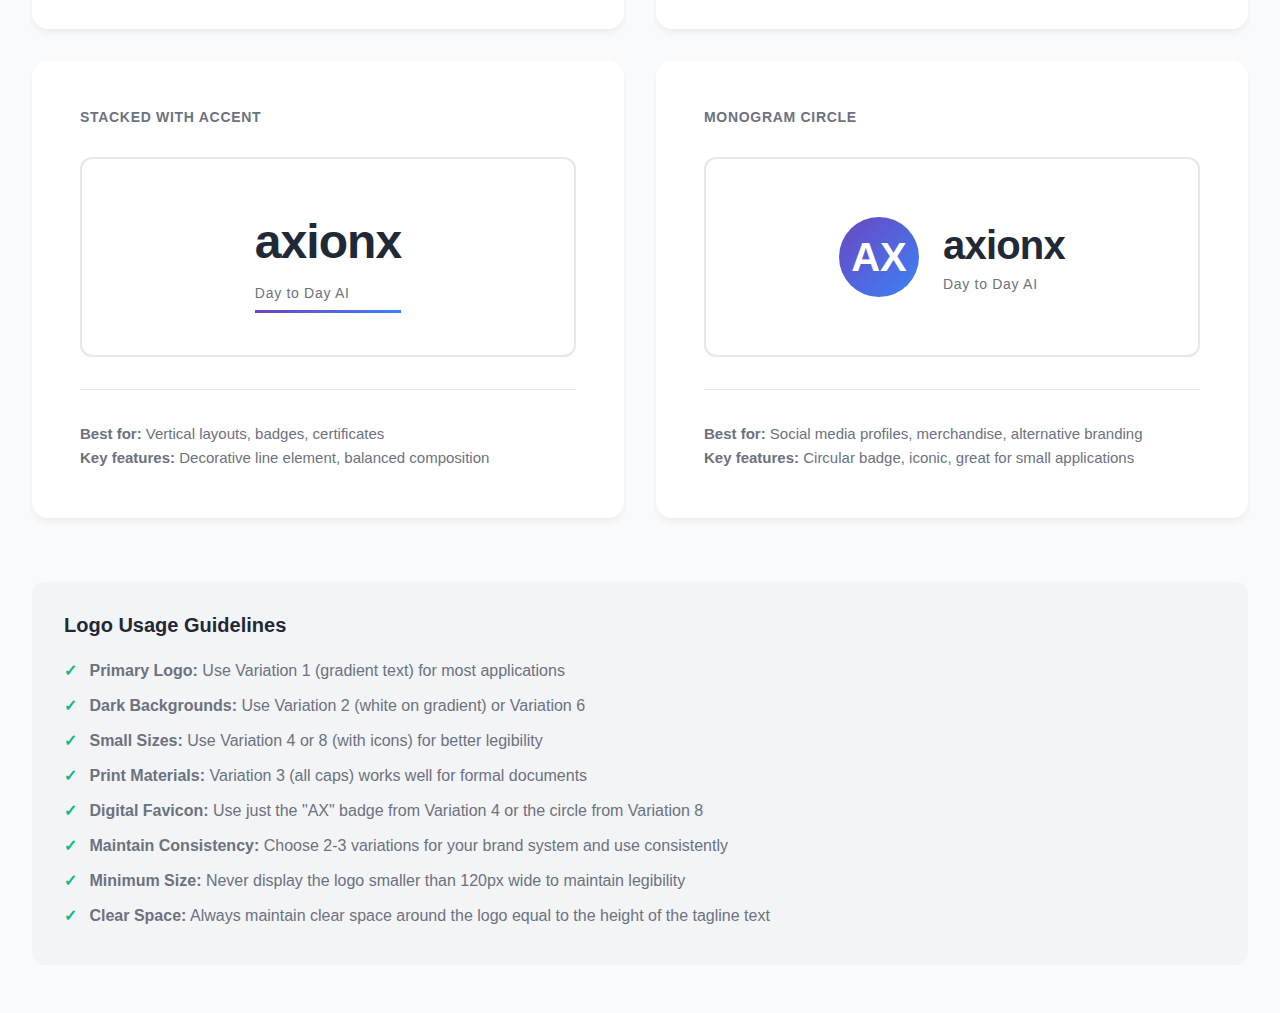
<file: logo-mockups.html>
<!DOCTYPE html>
<html lang="en-GB">
<head>
    <meta charset="UTF-8">
    <meta name="viewport" content="width=device-width, initial-scale=1.0">
    <title>AxionX Logo Mockups</title>
    <style>
        * {
            margin: 0;
            padding: 0;
            box-sizing: border-box;
        }

        body {
            font-family: -apple-system, BlinkMacSystemFont, 'Segoe UI', 'Roboto', 'Oxygen', 'Ubuntu', 'Cantarell', sans-serif;
            background: #F9FAFB;
            padding: 3rem 2rem;
        }

        .container {
            max-width: 1400px;
            margin: 0 auto;
        }

        h1 {
            text-align: center;
            font-size: 2.5rem;
            margin-bottom: 1rem;
            background: linear-gradient(135deg, #6B46C1 0%, #4F46E5 50%, #3B82F6 100%);
            -webkit-background-clip: text;
            -webkit-text-fill-color: transparent;
        }

        .subtitle {
            text-align: center;
            color: #6B7280;
            margin-bottom: 4rem;
            font-size: 1.125rem;
        }

        .mockup-grid {
            display: grid;
            grid-template-columns: repeat(auto-fit, minmax(450px, 1fr));
            gap: 2rem;
            margin-bottom: 4rem;
        }

        .mockup-card {
            background: white;
            border-radius: 16px;
            padding: 3rem;
            box-shadow: 0 4px 6px rgba(0, 0, 0, 0.05);
            transition: all 0.3s ease;
        }

        .mockup-card:hover {
            box-shadow: 0 12px 24px rgba(0, 0, 0, 0.1);
            transform: translateY(-4px);
        }

        .mockup-label {
            font-size: 0.875rem;
            font-weight: 600;
            color: #6B7280;
            margin-bottom: 2rem;
            text-transform: uppercase;
            letter-spacing: 0.05em;
        }

        .logo-display {
            display: flex;
            flex-direction: column;
            align-items: center;
            justify-content: center;
            min-height: 200px;
            border-radius: 12px;
            padding: 2rem;
        }

        .logo-display.gradient {
            background: linear-gradient(135deg, #6B46C1 0%, #4F46E5 50%, #3B82F6 100%);
        }

        .logo-display.white {
            background: white;
            border: 2px solid #E5E7EB;
        }

        .logo-display.dark {
            background: #1F2937;
        }

        .logo-text {
            font-size: 3rem;
            font-weight: 700;
            letter-spacing: -0.02em;
        }

        .logo-tagline {
            font-size: 0.875rem;
            letter-spacing: 0.05em;
            margin-top: 0.5rem;
        }

        /* Variation 1: Original Style */
        .var1 .logo-text {
            background: linear-gradient(135deg, #6B46C1 0%, #4F46E5 50%, #3B82F6 100%);
            -webkit-background-clip: text;
            -webkit-text-fill-color: transparent;
        }

        .var1 .logo-tagline {
            color: #6B7280;
        }

        /* Variation 2: White on Gradient */
        .var2 .logo-text {
            color: white;
        }

        .var2 .logo-tagline {
            color: rgba(255, 255, 255, 0.9);
        }

        /* Variation 3: All Caps */
        .var3 .logo-text {
            font-size: 2.5rem;
            text-transform: uppercase;
            background: linear-gradient(135deg, #6B46C1 0%, #4F46E5 50%, #3B82F6 100%);
            -webkit-background-clip: text;
            -webkit-text-fill-color: transparent;
            letter-spacing: 0.1em;
        }

        .var3 .logo-tagline {
            color: #6B7280;
            text-transform: uppercase;
            font-size: 0.75rem;
            letter-spacing: 0.15em;
        }

        /* Variation 4: With Icon */
        .var4 .logo-wrapper {
            display: flex;
            align-items: center;
            gap: 1rem;
        }

        .var4 .logo-icon {
            width: 60px;
            height: 60px;
            background: linear-gradient(135deg, #6B46C1 0%, #3B82F6 100%);
            border-radius: 12px;
            display: flex;
            align-items: center;
            justify-content: center;
            font-weight: 800;
            font-size: 2rem;
            color: white;
        }

        .var4 .logo-content {
            display: flex;
            flex-direction: column;
        }

        .var4 .logo-text {
            font-size: 2.5rem;
            color: #1F2937;
        }

        .var4 .logo-tagline {
            color: #6B7280;
            font-size: 0.875rem;
        }

        /* Variation 5: Minimalist */
        .var5 .logo-text {
            font-size: 3.5rem;
            font-weight: 300;
            color: #1F2937;
            letter-spacing: 0.05em;
        }

        .var5 .logo-tagline {
            color: #6B7280;
            font-weight: 400;
            font-size: 0.875rem;
            letter-spacing: 0.1em;
        }

        /* Variation 6: Bold & Modern */
        .var6 .logo-text {
            font-size: 3rem;
            font-weight: 900;
            background: linear-gradient(135deg, #6B46C1 0%, #3B82F6 100%);
            -webkit-background-clip: text;
            -webkit-text-fill-color: transparent;
        }

        .var6 .logo-tagline {
            color: white;
            font-weight: 600;
            font-size: 1rem;
        }

        /* Variation 7: Stacked with Line */
        .var7 .logo-content {
            position: relative;
        }

        .var7 .logo-content::after {
            content: '';
            position: absolute;
            bottom: -12px;
            left: 0;
            width: 100%;
            height: 3px;
            background: linear-gradient(90deg, #6B46C1 0%, #3B82F6 100%);
        }

        .var7 .logo-text {
            font-size: 3rem;
            color: #1F2937;
            margin-bottom: 1rem;
        }

        .var7 .logo-tagline {
            color: #6B7280;
            font-size: 0.875rem;
        }

        /* Variation 8: Monogram Style */
        .var8 .logo-wrapper {
            display: flex;
            align-items: center;
            gap: 1.5rem;
        }

        .var8 .monogram {
            width: 80px;
            height: 80px;
            background: linear-gradient(135deg, #6B46C1 0%, #3B82F6 100%);
            border-radius: 50%;
            display: flex;
            align-items: center;
            justify-content: center;
            font-weight: 800;
            font-size: 2.5rem;
            color: white;
        }

        .var8 .logo-content .logo-text {
            font-size: 2.5rem;
            color: #1F2937;
        }

        .var8 .logo-content .logo-tagline {
            color: #6B7280;
        }

        .description {
            margin-top: 2rem;
            padding-top: 2rem;
            border-top: 1px solid #E5E7EB;
            color: #6B7280;
            font-size: 0.9375rem;
            line-height: 1.6;
        }

        .usage-notes {
            background: #F3F4F6;
            padding: 2rem;
            border-radius: 12px;
            margin-top: 2rem;
        }

        .usage-notes h3 {
            font-size: 1.25rem;
            margin-bottom: 1rem;
            color: #1F2937;
        }

        .usage-notes ul {
            list-style: none;
            padding-left: 0;
        }

        .usage-notes li {
            padding: 0.5rem 0;
            color: #6B7280;
        }

        .usage-notes li::before {
            content: '✓ ';
            color: #10B981;
            font-weight: bold;
            margin-right: 0.5rem;
        }
    </style>
</head>
<body>
    <div class="container">
        <h1>AxionX Logo Mockups</h1>
        <p class="subtitle">Explore different logo variations while maintaining simplicity and professionalism</p>

        <div class="mockup-grid">
            <!-- Variation 1: Original Current Style -->
            <div class="mockup-card">
                <div class="mockup-label">Current Style - Gradient Text</div>
                <div class="logo-display white var1">
                    <div class="logo-content">
                        <div class="logo-text">axionx</div>
                        <div class="logo-tagline">Day to Day AI</div>
                    </div>
                </div>
                <div class="description">
                    <strong>Best for:</strong> Website headers, light backgrounds, professional documents<br>
                    <strong>Key features:</strong> Lowercase, gradient effect, clean and modern
                </div>
            </div>

            <!-- Variation 2: White on Gradient (Reversed) -->
            <div class="mockup-card">
                <div class="mockup-label">Reversed - White on Gradient</div>
                <div class="logo-display gradient var2">
                    <div class="logo-content">
                        <div class="logo-text">axionx</div>
                        <div class="logo-tagline">Day to Day AI</div>
                    </div>
                </div>
                <div class="description">
                    <strong>Best for:</strong> Hero sections, social media, dark mode<br>
                    <strong>Key features:</strong> High contrast, excellent visibility on coloured backgrounds
                </div>
            </div>

            <!-- Variation 3: All Caps Contemporary -->
            <div class="mockup-card">
                <div class="mockup-label">All Caps - Contemporary</div>
                <div class="logo-display white var3">
                    <div class="logo-content">
                        <div class="logo-text">AXIONX</div>
                        <div class="logo-tagline">Day to Day AI</div>
                    </div>
                </div>
                <div class="description">
                    <strong>Best for:</strong> Corporate presentations, letterheads, formal settings<br>
                    <strong>Key features:</strong> Bold presence, authoritative feel, enterprise-ready
                </div>
            </div>

            <!-- Variation 4: With Icon Badge -->
            <div class="mockup-card">
                <div class="mockup-label">Icon Badge Version</div>
                <div class="logo-display white var4">
                    <div class="logo-wrapper">
                        <div class="logo-icon">AX</div>
                        <div class="logo-content">
                            <div class="logo-text">axionx</div>
                            <div class="logo-tagline">Day to Day AI</div>
                        </div>
                    </div>
                </div>
                <div class="description">
                    <strong>Best for:</strong> App icons, favicon, profile pictures<br>
                    <strong>Key features:</strong> Memorable badge, works at small sizes, versatile
                </div>
            </div>

            <!-- Variation 5: Minimalist Thin -->
            <div class="mockup-card">
                <div class="mockup-label">Minimalist - Ultra Clean</div>
                <div class="logo-display white var5">
                    <div class="logo-content">
                        <div class="logo-text">axionx</div>
                        <div class="logo-tagline">DAY TO DAY AI</div>
                    </div>
                </div>
                <div class="description">
                    <strong>Best for:</strong> Luxury feel, sophisticated materials, high-end branding<br>
                    <strong>Key features:</strong> Thin weight, spacious, refined aesthetic
                </div>
            </div>

            <!-- Variation 6: Bold Modern (Dark) -->
            <div class="mockup-card">
                <div class="mockup-label">Bold & Modern - Dark</div>
                <div class="logo-display dark var6">
                    <div class="logo-content">
                        <div class="logo-text">axionx</div>
                        <div class="logo-tagline">Day to Day AI</div>
                    </div>
                </div>
                <div class="description">
                    <strong>Best for:</strong> Tech-forward materials, startup vibe, dynamic presence<br>
                    <strong>Key features:</strong> Heavy weight, energetic, stands out
                </div>
            </div>

            <!-- Variation 7: Stacked with Accent Line -->
            <div class="mockup-card">
                <div class="mockup-label">Stacked with Accent</div>
                <div class="logo-display white var7">
                    <div class="logo-content">
                        <div class="logo-text">axionx</div>
                        <div class="logo-tagline">Day to Day AI</div>
                    </div>
                </div>
                <div class="description">
                    <strong>Best for:</strong> Vertical layouts, badges, certificates<br>
                    <strong>Key features:</strong> Decorative line element, balanced composition
                </div>
            </div>

            <!-- Variation 8: Monogram Circle -->
            <div class="mockup-card">
                <div class="mockup-label">Monogram Circle</div>
                <div class="logo-display white var8">
                    <div class="logo-wrapper">
                        <div class="monogram">AX</div>
                        <div class="logo-content">
                            <div class="logo-text">axionx</div>
                            <div class="logo-tagline">Day to Day AI</div>
                        </div>
                    </div>
                </div>
                <div class="description">
                    <strong>Best for:</strong> Social media profiles, merchandise, alternative branding<br>
                    <strong>Key features:</strong> Circular badge, iconic, great for small applications
                </div>
            </div>
        </div>

        <div class="usage-notes">
            <h3>Logo Usage Guidelines</h3>
            <ul>
                <li><strong>Primary Logo:</strong> Use Variation 1 (gradient text) for most applications</li>
                <li><strong>Dark Backgrounds:</strong> Use Variation 2 (white on gradient) or Variation 6</li>
                <li><strong>Small Sizes:</strong> Use Variation 4 or 8 (with icons) for better legibility</li>
                <li><strong>Print Materials:</strong> Variation 3 (all caps) works well for formal documents</li>
                <li><strong>Digital Favicon:</strong> Use just the "AX" badge from Variation 4 or the circle from Variation 8</li>
                <li><strong>Maintain Consistency:</strong> Choose 2-3 variations for your brand system and use consistently</li>
                <li><strong>Minimum Size:</strong> Never display the logo smaller than 120px wide to maintain legibility</li>
                <li><strong>Clear Space:</strong> Always maintain clear space around the logo equal to the height of the tagline text</li>
            </ul>
        </div>
    </div>
</body>
</html>
</file>
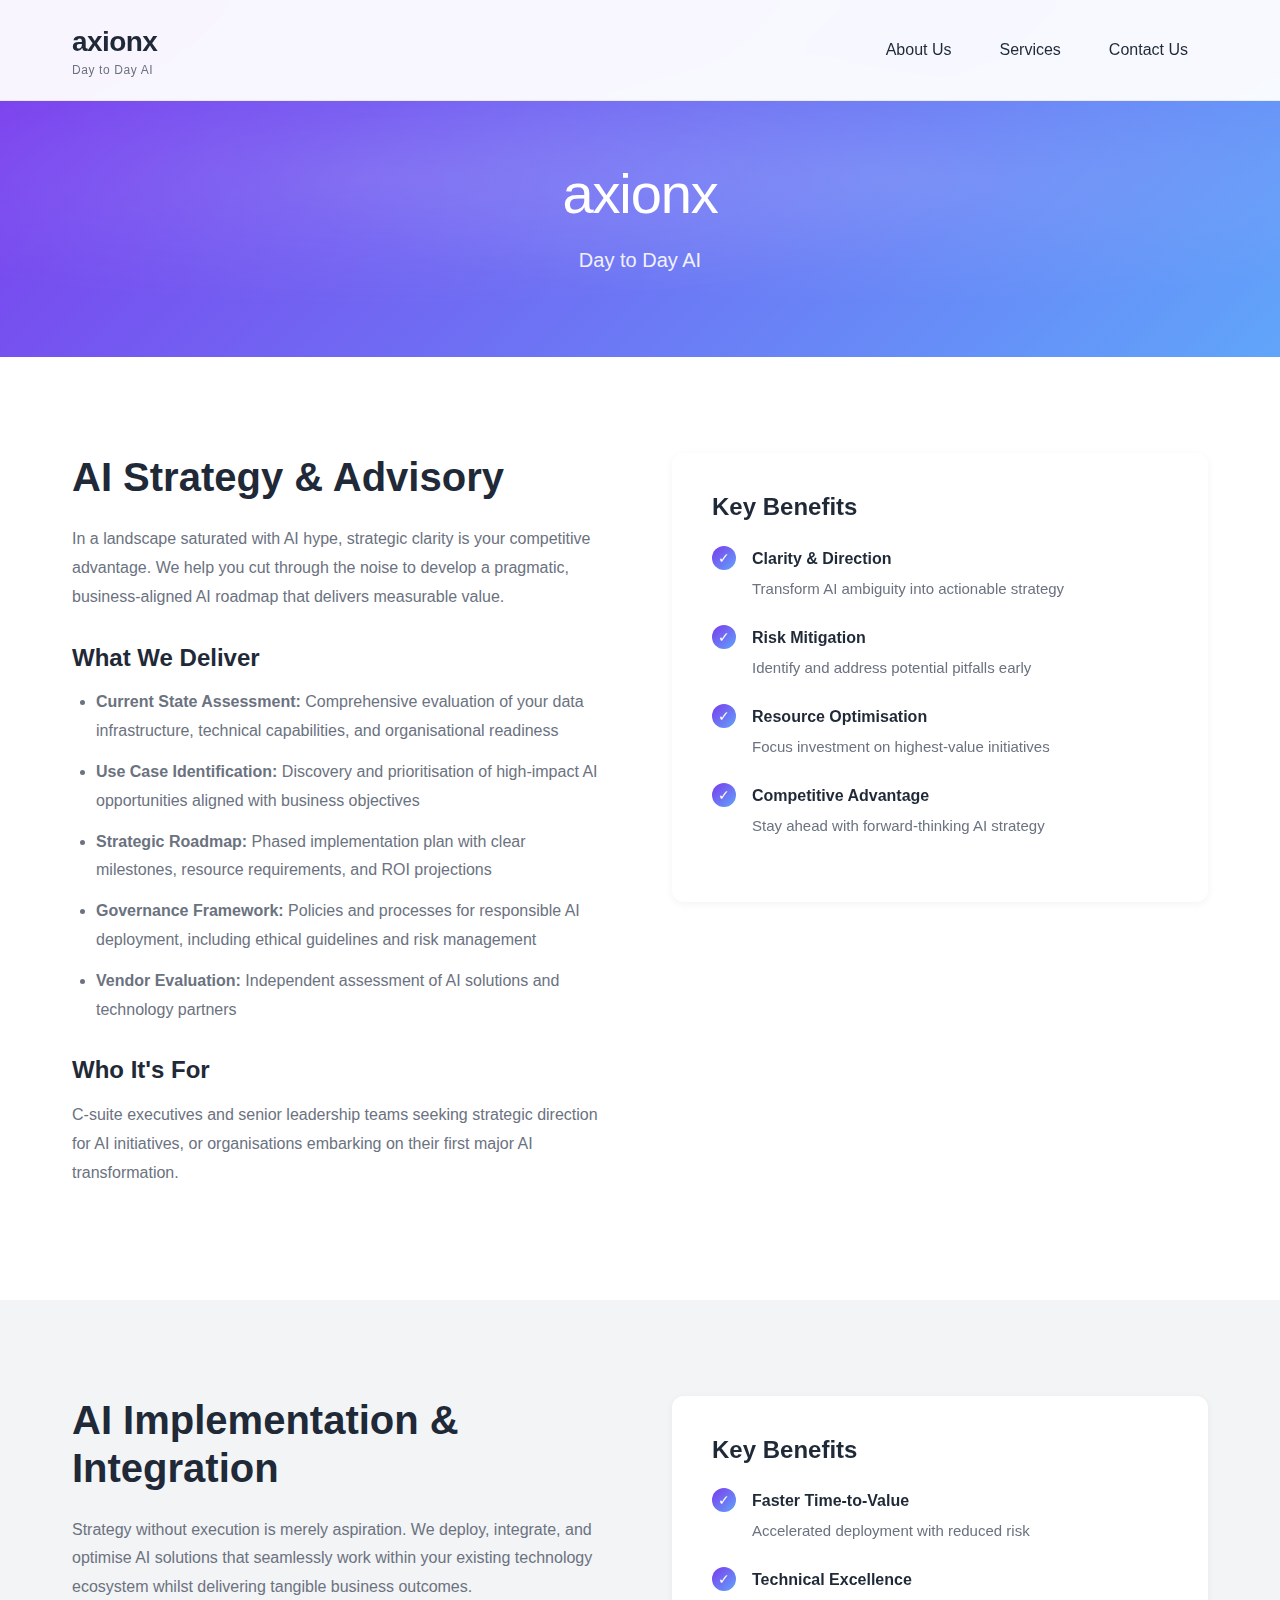
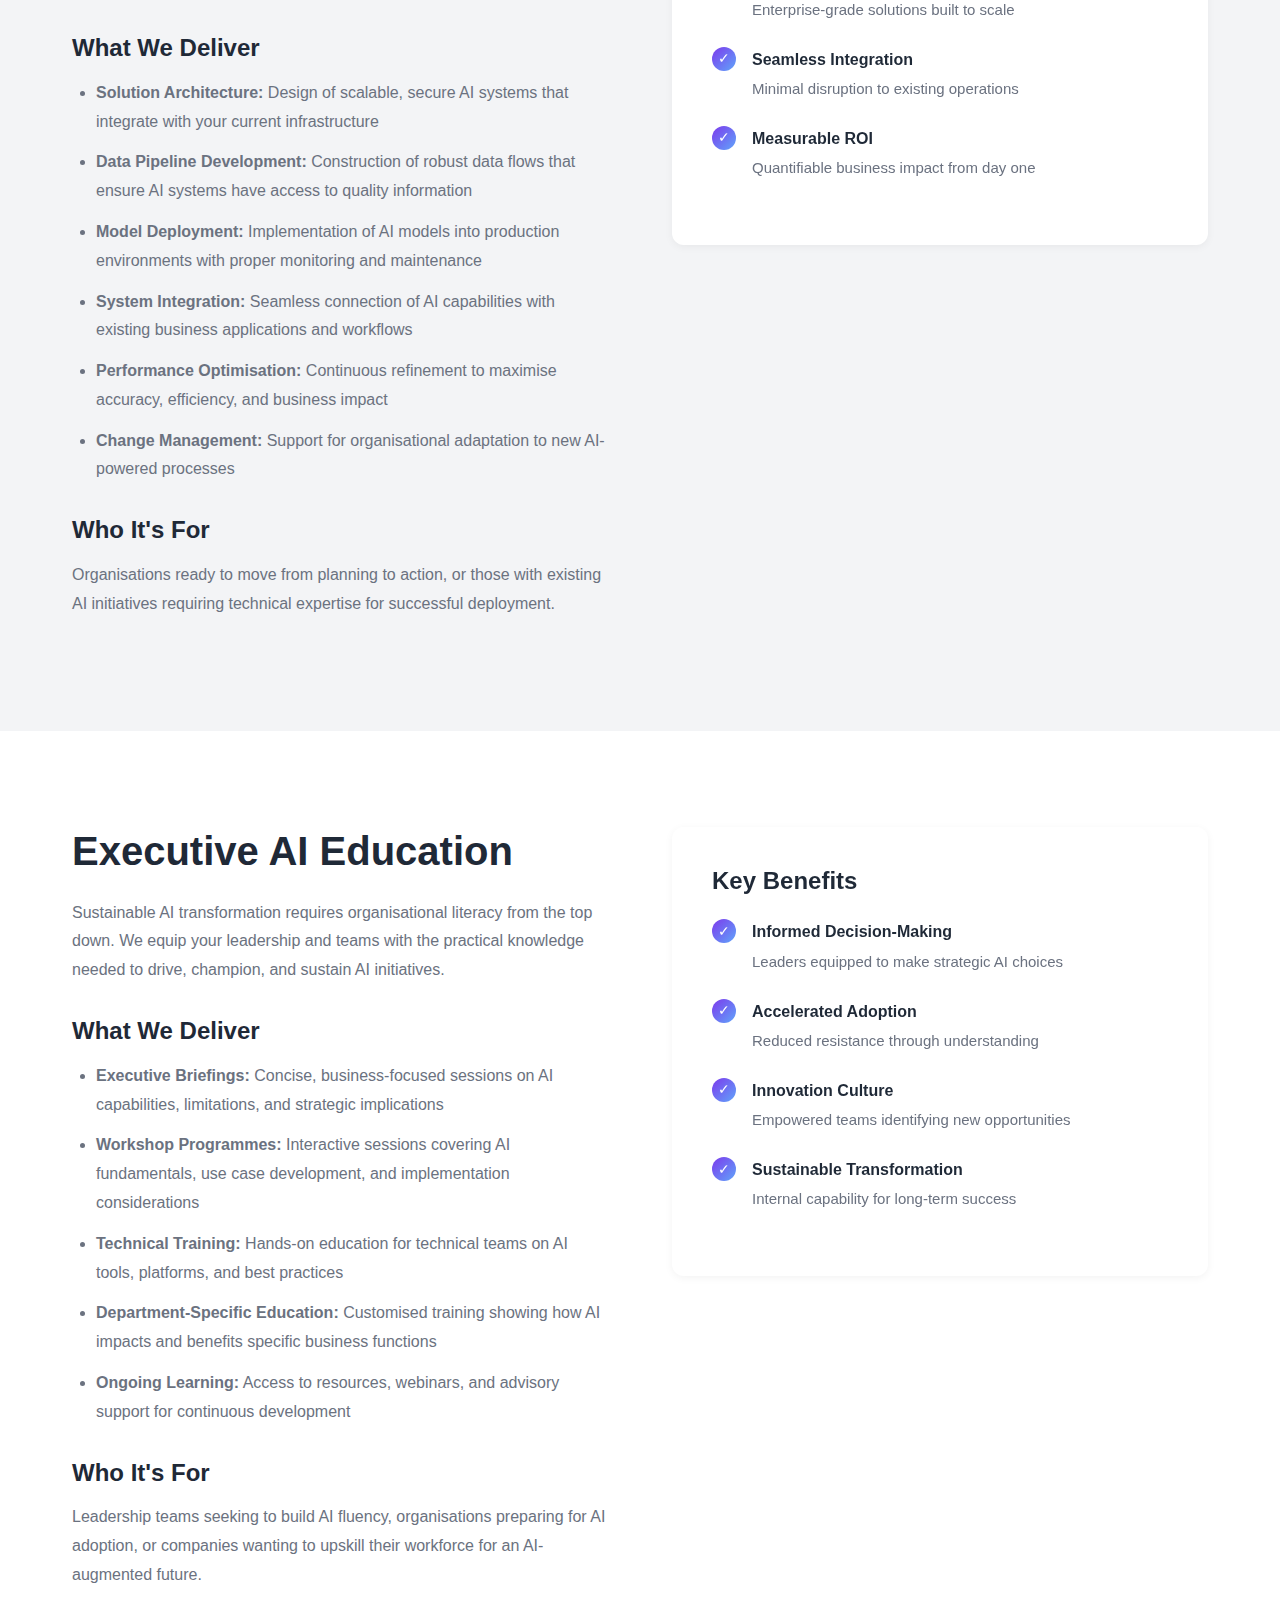
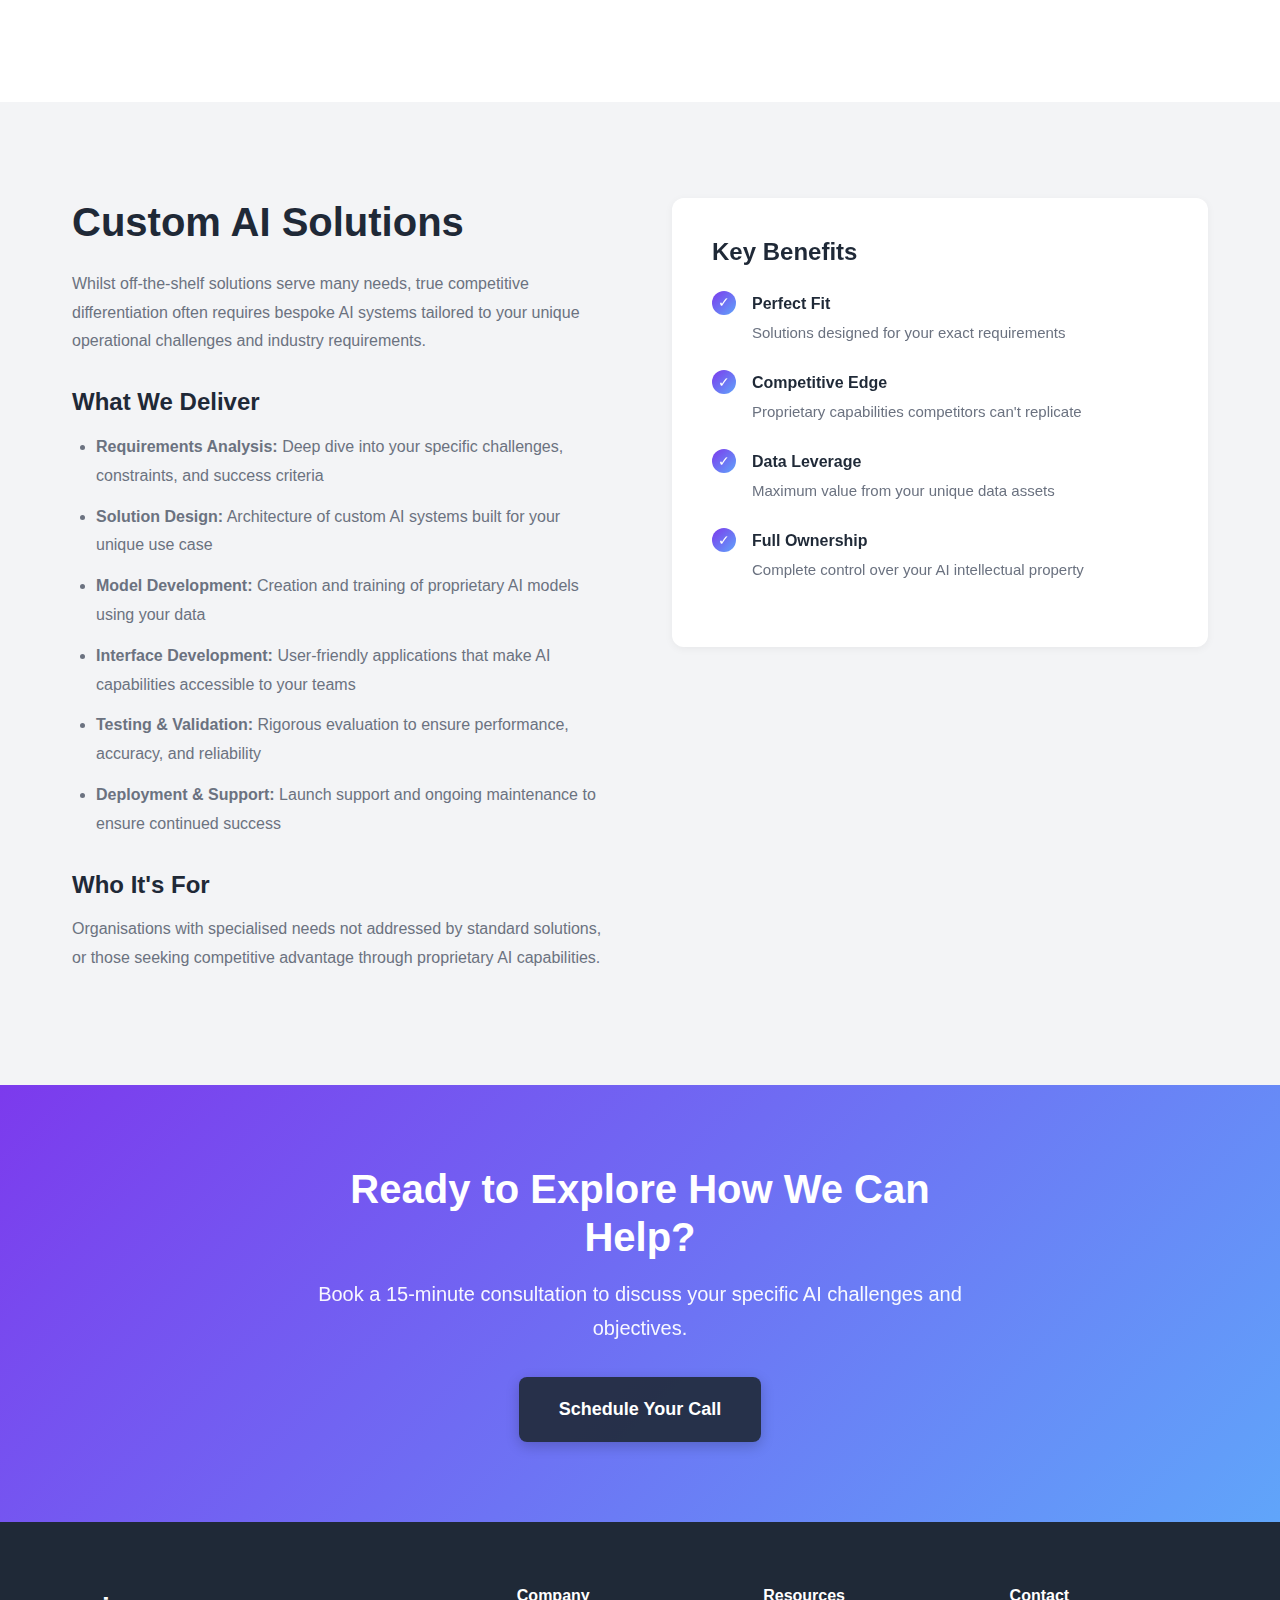
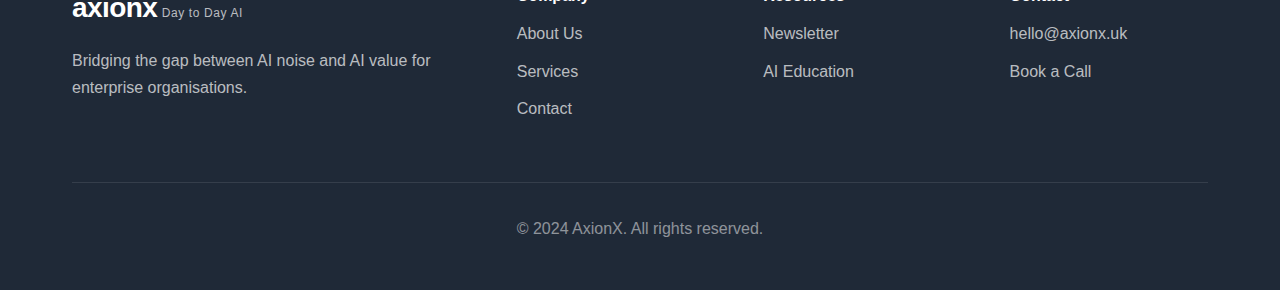
<file: services.html>
<!DOCTYPE html>
<html lang="en-GB">
<head>
    <meta charset="UTF-8">
    <meta name="viewport" content="width=device-width, initial-scale=1.0">
    <meta name="description" content="AxionX AI Services - Strategy, Implementation, Education, and Custom Solutions for £100M+ enterprises.">
    <title>Services | AxionX - Day to Day AI</title>
    <link rel="stylesheet" href="styles.css">
    
    <!-- Microsoft Clarity -->
    <script type="text/javascript">
        (function(c,l,a,r,i,t,y){
            c[a]=c[a]||function(){(c[a].q=c[a].q||[]).push(arguments)};
            t=l.createElement(r);t.async=1;t.src="https://www.clarity.ms/tag/"+i;
            y=l.getElementsByTagName(r)[0];y.parentNode.insertBefore(t,y);
        })(window, document, "clarity", "script", "twd2w7v9sp");
    </script>
</head>
<body>
    <!-- Navigation -->
    <nav class="navbar">
        <div class="nav-container">
            <a href="index.html" class="logo-link">
                <div class="logo">
                    <span class="logo-text">axionx</span>
                    <span class="logo-tagline">Day to Day AI</span>
                </div>
            </a>
            <ul class="nav-menu">
                <li><a href="about.html" class="nav-link">About Us</a></li>
                <li><a href="services.html" class="nav-link">Services</a></li>
                <li><a href="contact.html" class="nav-link">Contact Us</a></li>
            </ul>
            <div class="hamburger">
                <span></span>
                <span></span>
                <span></span>
            </div>
        </div>
    </nav>

    <!-- Page Header -->
    <section class="page-header">
        <div class="page-header-background"></div>
        <div class="container">
            <h1 class="page-title">axionx</h1>
            <p class="page-subtitle">Day to Day AI</p>
        </div>
    </section>

    <!-- Service 1: AI Strategy & Advisory -->
    <section class="service-detail" id="strategy">
        <div class="container">
            <div class="service-detail-grid">
                <div class="service-detail-content">
                    <h2>AI Strategy & Advisory</h2>
                    <p>
                        In a landscape saturated with AI hype, strategic clarity is your competitive advantage. We help you cut through the noise to develop a pragmatic, business-aligned AI roadmap that delivers measurable value.
                    </p>
                    <h3>What We Deliver</h3>
                    <ul>
                        <li><strong>Current State Assessment:</strong> Comprehensive evaluation of your data infrastructure, technical capabilities, and organisational readiness</li>
                        <li><strong>Use Case Identification:</strong> Discovery and prioritisation of high-impact AI opportunities aligned with business objectives</li>
                        <li><strong>Strategic Roadmap:</strong> Phased implementation plan with clear milestones, resource requirements, and ROI projections</li>
                        <li><strong>Governance Framework:</strong> Policies and processes for responsible AI deployment, including ethical guidelines and risk management</li>
                        <li><strong>Vendor Evaluation:</strong> Independent assessment of AI solutions and technology partners</li>
                    </ul>
                    <h3>Who It's For</h3>
                    <p>
                        C-suite executives and senior leadership teams seeking strategic direction for AI initiatives, or organisations embarking on their first major AI transformation.
                    </p>
                </div>
                <div class="service-benefits">
                    <h3>Key Benefits</h3>
                    <div class="benefit-item">
                        <div class="benefit-icon">✓</div>
                        <div class="benefit-text">
                            <strong>Clarity & Direction</strong>
                            <p>Transform AI ambiguity into actionable strategy</p>
                        </div>
                    </div>
                    <div class="benefit-item">
                        <div class="benefit-icon">✓</div>
                        <div class="benefit-text">
                            <strong>Risk Mitigation</strong>
                            <p>Identify and address potential pitfalls early</p>
                        </div>
                    </div>
                    <div class="benefit-item">
                        <div class="benefit-icon">✓</div>
                        <div class="benefit-text">
                            <strong>Resource Optimisation</strong>
                            <p>Focus investment on highest-value initiatives</p>
                        </div>
                    </div>
                    <div class="benefit-item">
                        <div class="benefit-icon">✓</div>
                        <div class="benefit-text">
                            <strong>Competitive Advantage</strong>
                            <p>Stay ahead with forward-thinking AI strategy</p>
                        </div>
                    </div>
                </div>
            </div>
        </div>
    </section>

    <!-- Service 2: AI Implementation & Integration -->
    <section class="service-detail" id="implementation">
        <div class="container">
            <div class="service-detail-grid">
                <div class="service-detail-content">
                    <h2>AI Implementation & Integration</h2>
                    <p>
                        Strategy without execution is merely aspiration. We deploy, integrate, and optimise AI solutions that seamlessly work within your existing technology ecosystem whilst delivering tangible business outcomes.
                    </p>
                    <h3>What We Deliver</h3>
                    <ul>
                        <li><strong>Solution Architecture:</strong> Design of scalable, secure AI systems that integrate with your current infrastructure</li>
                        <li><strong>Data Pipeline Development:</strong> Construction of robust data flows that ensure AI systems have access to quality information</li>
                        <li><strong>Model Deployment:</strong> Implementation of AI models into production environments with proper monitoring and maintenance</li>
                        <li><strong>System Integration:</strong> Seamless connection of AI capabilities with existing business applications and workflows</li>
                        <li><strong>Performance Optimisation:</strong> Continuous refinement to maximise accuracy, efficiency, and business impact</li>
                        <li><strong>Change Management:</strong> Support for organisational adaptation to new AI-powered processes</li>
                    </ul>
                    <h3>Who It's For</h3>
                    <p>
                        Organisations ready to move from planning to action, or those with existing AI initiatives requiring technical expertise for successful deployment.
                    </p>
                </div>
                <div class="service-benefits">
                    <h3>Key Benefits</h3>
                    <div class="benefit-item">
                        <div class="benefit-icon">✓</div>
                        <div class="benefit-text">
                            <strong>Faster Time-to-Value</strong>
                            <p>Accelerated deployment with reduced risk</p>
                        </div>
                    </div>
                    <div class="benefit-item">
                        <div class="benefit-icon">✓</div>
                        <div class="benefit-text">
                            <strong>Technical Excellence</strong>
                            <p>Enterprise-grade solutions built to scale</p>
                        </div>
                    </div>
                    <div class="benefit-item">
                        <div class="benefit-icon">✓</div>
                        <div class="benefit-text">
                            <strong>Seamless Integration</strong>
                            <p>Minimal disruption to existing operations</p>
                        </div>
                    </div>
                    <div class="benefit-item">
                        <div class="benefit-icon">✓</div>
                        <div class="benefit-text">
                            <strong>Measurable ROI</strong>
                            <p>Quantifiable business impact from day one</p>
                        </div>
                    </div>
                </div>
            </div>
        </div>
    </section>

    <!-- Service 3: Executive AI Education -->
    <section class="service-detail" id="education">
        <div class="container">
            <div class="service-detail-grid">
                <div class="service-detail-content">
                    <h2>Executive AI Education</h2>
                    <p>
                        Sustainable AI transformation requires organisational literacy from the top down. We equip your leadership and teams with the practical knowledge needed to drive, champion, and sustain AI initiatives.
                    </p>
                    <h3>What We Deliver</h3>
                    <ul>
                        <li><strong>Executive Briefings:</strong> Concise, business-focused sessions on AI capabilities, limitations, and strategic implications</li>
                        <li><strong>Workshop Programmes:</strong> Interactive sessions covering AI fundamentals, use case development, and implementation considerations</li>
                        <li><strong>Technical Training:</strong> Hands-on education for technical teams on AI tools, platforms, and best practices</li>
                        <li><strong>Department-Specific Education:</strong> Customised training showing how AI impacts and benefits specific business functions</li>
                        <li><strong>Ongoing Learning:</strong> Access to resources, webinars, and advisory support for continuous development</li>
                    </ul>
                    <h3>Who It's For</h3>
                    <p>
                        Leadership teams seeking to build AI fluency, organisations preparing for AI adoption, or companies wanting to upskill their workforce for an AI-augmented future.
                    </p>
                </div>
                <div class="service-benefits">
                    <h3>Key Benefits</h3>
                    <div class="benefit-item">
                        <div class="benefit-icon">✓</div>
                        <div class="benefit-text">
                            <strong>Informed Decision-Making</strong>
                            <p>Leaders equipped to make strategic AI choices</p>
                        </div>
                    </div>
                    <div class="benefit-item">
                        <div class="benefit-icon">✓</div>
                        <div class="benefit-text">
                            <strong>Accelerated Adoption</strong>
                            <p>Reduced resistance through understanding</p>
                        </div>
                    </div>
                    <div class="benefit-item">
                        <div class="benefit-icon">✓</div>
                        <div class="benefit-text">
                            <strong>Innovation Culture</strong>
                            <p>Empowered teams identifying new opportunities</p>
                        </div>
                    </div>
                    <div class="benefit-item">
                        <div class="benefit-icon">✓</div>
                        <div class="benefit-text">
                            <strong>Sustainable Transformation</strong>
                            <p>Internal capability for long-term success</p>
                        </div>
                    </div>
                </div>
            </div>
        </div>
    </section>

    <!-- Service 4: Custom AI Solutions -->
    <section class="service-detail" id="custom">
        <div class="container">
            <div class="service-detail-grid">
                <div class="service-detail-content">
                    <h2>Custom AI Solutions</h2>
                    <p>
                        Whilst off-the-shelf solutions serve many needs, true competitive differentiation often requires bespoke AI systems tailored to your unique operational challenges and industry requirements.
                    </p>
                    <h3>What We Deliver</h3>
                    <ul>
                        <li><strong>Requirements Analysis:</strong> Deep dive into your specific challenges, constraints, and success criteria</li>
                        <li><strong>Solution Design:</strong> Architecture of custom AI systems built for your unique use case</li>
                        <li><strong>Model Development:</strong> Creation and training of proprietary AI models using your data</li>
                        <li><strong>Interface Development:</strong> User-friendly applications that make AI capabilities accessible to your teams</li>
                        <li><strong>Testing & Validation:</strong> Rigorous evaluation to ensure performance, accuracy, and reliability</li>
                        <li><strong>Deployment & Support:</strong> Launch support and ongoing maintenance to ensure continued success</li>
                    </ul>
                    <h3>Who It's For</h3>
                    <p>
                        Organisations with specialised needs not addressed by standard solutions, or those seeking competitive advantage through proprietary AI capabilities.
                    </p>
                </div>
                <div class="service-benefits">
                    <h3>Key Benefits</h3>
                    <div class="benefit-item">
                        <div class="benefit-icon">✓</div>
                        <div class="benefit-text">
                            <strong>Perfect Fit</strong>
                            <p>Solutions designed for your exact requirements</p>
                        </div>
                    </div>
                    <div class="benefit-item">
                        <div class="benefit-icon">✓</div>
                        <div class="benefit-text">
                            <strong>Competitive Edge</strong>
                            <p>Proprietary capabilities competitors can't replicate</p>
                        </div>
                    </div>
                    <div class="benefit-item">
                        <div class="benefit-icon">✓</div>
                        <div class="benefit-text">
                            <strong>Data Leverage</strong>
                            <p>Maximum value from your unique data assets</p>
                        </div>
                    </div>
                    <div class="benefit-item">
                        <div class="benefit-icon">✓</div>
                        <div class="benefit-text">
                            <strong>Full Ownership</strong>
                            <p>Complete control over your AI intellectual property</p>
                        </div>
                    </div>
                </div>
            </div>
        </div>
    </section>

    <!-- CTA Section -->
    <section class="cta-section">
        <div class="container">
            <div class="cta-content">
                <h2>Ready to Explore How We Can Help?</h2>
                <p>Book a 15-minute consultation to discuss your specific AI challenges and objectives.</p>
                <a href="contact.html" class="btn btn-primary btn-large">Schedule Your Call</a>
            </div>
        </div>
    </section>

    <!-- Footer -->
    <footer class="footer">
        <div class="container">
            <div class="footer-grid">
                <div class="footer-col">
                    <div class="footer-logo">
                        <span class="logo-text">axionx</span>
                        <span class="logo-tagline">Day to Day AI</span>
                    </div>
                    <p class="footer-description">
                        Bridging the gap between AI noise and AI value for enterprise organisations.
                    </p>
                </div>
                <div class="footer-col">
                    <h4>Company</h4>
                    <ul>
                        <li><a href="about.html">About Us</a></li>
                        <li><a href="services.html">Services</a></li>
                        <li><a href="contact.html">Contact</a></li>
                    </ul>
                </div>
                <div class="footer-col">
                    <h4>Resources</h4>
                    <ul>
                        <li><a href="https://substack.com/@daytodayai" target="_blank">Newsletter</a></li>
                        <li><a href="services.html#education">AI Education</a></li>
                    </ul>
                </div>
                <div class="footer-col">
                    <h4>Contact</h4>
                    <ul>
                        <li><a href="mailto:hello@axionx.uk">hello@axionx.uk</a></li>
                        <li><a href="contact.html">Book a Call</a></li>
                    </ul>
                </div>
            </div>
            <div class="footer-bottom">
                <p>&copy; 2024 AxionX. All rights reserved.</p>
            </div>
        </div>
    </footer>

    <script src="script.js"></script>
</body>
</html>
</file>
<file: styles.css>
/* =====================================================
   AxionX - Day to Day AI
   Main Stylesheet - Modern Gradient Design
   ===================================================== */

/* CSS Variables */
:root {
    --gradient-purple: #7C3AED;
    --gradient-blue: #60A5FA;
    --gradient-bg: linear-gradient(135deg, #7C3AED 0%, #60A5FA 100%);
    --primary-purple: #6B46C1;
    --primary-blue: #3B82F6;
    --accent-color: #10B981;
    --text-primary: #1F2937;
    --text-secondary: #6B7280;
    --text-light: #9CA3AF;
    --background-light: #F3F4F6;
    --background-white: #FFFFFF;
    --border-color: #E5E7EB;
    --transition-smooth: all 0.3s cubic-bezier(0.4, 0, 0.2, 1);
}

/* Reset & Base Styles */
* {
    margin: 0;
    padding: 0;
    box-sizing: border-box;
}

html {
    scroll-behavior: smooth;
}

body {
    font-family: -apple-system, BlinkMacSystemFont, 'Segoe UI', 'Roboto', 'Oxygen', 'Ubuntu', 'Cantarell', sans-serif;
    line-height: 1.6;
    color: var(--text-primary);
    overflow-x: hidden;
    background: white;
}

/* Typography */
h1, h2, h3, h4, h5, h6 {
    font-weight: 700;
    line-height: 1.2;
    margin-bottom: 1rem;
}

h1 { font-size: 3.5rem; }
h2 { font-size: 2.5rem; }
h3 { font-size: 1.75rem; }
h4 { font-size: 1.25rem; }

p {
    margin-bottom: 1rem;
    line-height: 1.7;
}

a {
    text-decoration: none;
    color: inherit;
    transition: var(--transition-smooth);
}

/* Container */
.container {
    max-width: 1200px;
    margin: 0 auto;
    padding: 0 2rem;
}

/* Navigation */
.navbar {
    position: fixed;
    top: 0;
    width: 100%;
    background: rgba(255, 255, 255, 0.95);
    backdrop-filter: blur(10px);
    z-index: 1000;
    transition: var(--transition-smooth);
    border-bottom: 1px solid rgba(0, 0, 0, 0.05);
}

.nav-container {
    max-width: 1200px;
    margin: 0 auto;
    padding: 1.25rem 2rem;
    display: flex;
    justify-content: space-between;
    align-items: center;
}

.logo {
    display: flex;
    flex-direction: column;
    cursor: pointer;
}

.logo-text {
    font-size: 1.75rem;
    font-weight: 700;
    color: var(--text-primary);
    letter-spacing: -0.02em;
}

.logo-tagline {
    font-size: 0.75rem;
    color: var(--text-secondary);
    letter-spacing: 0.05em;
    margin-top: -0.25rem;
}

.nav-menu {
    display: flex;
    list-style: none;
    gap: 0.5rem;
}

.nav-link {
    color: var(--text-primary);
    font-weight: 500;
    padding: 0.625rem 1.25rem;
    border-radius: 8px;
    position: relative;
    transition: var(--transition-smooth);
}

.nav-link:hover {
    background: var(--background-light);
    color: var(--primary-purple);
}

/* Hamburger Menu (Mobile) */
.hamburger {
    display: none;
    flex-direction: column;
    cursor: pointer;
    gap: 4px;
}

.hamburger span {
    width: 25px;
    height: 3px;
    background: var(--text-primary);
    border-radius: 3px;
    transition: var(--transition-smooth);
}

/* Hero Section with Flowing Gradient */
.hero {
    position: relative;
    min-height: 100vh;
    display: flex;
    align-items: center;
    justify-content: center;
    overflow: hidden;
    padding-top: 80px;
}

.hero-background {
    position: absolute;
    top: 0;
    left: 0;
    width: 100%;
    height: 100%;
    background: linear-gradient(135deg, #7C3AED 0%, #60A5FA 100%);
    z-index: -1;
}

/* Flowing Wave Effect - Smooth Curved Waves */
.hero-background::before {
    content: '';
    position: absolute;
    top: 0;
    left: 0;
    right: 0;
    bottom: 0;
    background: 
        radial-gradient(ellipse 80% 50% at 50% -20%, rgba(255, 255, 255, 0.2) 0%, transparent 50%),
        radial-gradient(ellipse 60% 50% at 20% 50%, rgba(139, 92, 246, 0.3) 0%, transparent 50%),
        radial-gradient(ellipse 60% 50% at 80% 50%, rgba(96, 165, 250, 0.3) 0%, transparent 50%);
    filter: blur(60px);
    animation: wave 20s ease-in-out infinite;
    opacity: 0.8;
}

.hero-background::after {
    content: '';
    position: absolute;
    top: 0;
    left: 0;
    right: 0;
    bottom: 0;
    background: 
        radial-gradient(ellipse 100% 60% at 50% 40%, rgba(255, 255, 255, 0.15) 0%, transparent 60%),
        radial-gradient(ellipse 80% 80% at 30% 60%, rgba(167, 139, 250, 0.4) 0%, transparent 70%),
        radial-gradient(ellipse 80% 80% at 70% 40%, rgba(147, 197, 253, 0.4) 0%, transparent 70%);
    filter: blur(80px);
    animation: wave 25s ease-in-out infinite reverse;
    opacity: 0.6;
}

@keyframes wave {
    0%, 100% { 
        transform: translate(0, 0) scale(1) rotate(0deg);
        opacity: 0.6;
    }
    33% { 
        transform: translate(3%, -4%) scale(1.1) rotate(2deg);
        opacity: 0.8;
    }
    66% { 
        transform: translate(-3%, 4%) scale(1.05) rotate(-2deg);
        opacity: 0.7;
    }
}

.hero-content {
    text-align: center;
    color: white;
    z-index: 1;
    max-width: 900px;
    padding: 2rem;
    animation: fadeInUp 1s ease-out;
}

@keyframes fadeInUp {
    from {
        opacity: 0;
        transform: translateY(30px);
    }
    to {
        opacity: 1;
        transform: translateY(0);
    }
}

.hero-title {
    font-size: 4rem;
    margin-bottom: 1.5rem;
    font-weight: 300;
    line-height: 1.1;
    letter-spacing: -0.02em;
}

.hero-subtitle {
    font-size: 1.5rem;
    margin-bottom: 3rem;
    opacity: 0.95;
    font-weight: 400;
}

.hero-description {
    font-size: 1.125rem;
    margin-bottom: 2.5rem;
    opacity: 0.9;
    max-width: 700px;
    margin-left: auto;
    margin-right: auto;
    display: none; /* Hidden for cleaner look like the image */
}

.hero-cta {
    display: flex;
    gap: 1rem;
    justify-content: center;
    flex-wrap: wrap;
}

.hero-trust {
    margin-top: 3rem;
}

.trust-text {
    font-size: 0.875rem;
    opacity: 0.8;
}

.scroll-indicator {
    position: absolute;
    bottom: 2rem;
    left: 50%;
    transform: translateX(-50%);
}

.scroll-indicator span {
    display: block;
    width: 24px;
    height: 40px;
    border: 2px solid rgba(255, 255, 255, 0.5);
    border-radius: 12px;
    position: relative;
}

.scroll-indicator span::before {
    content: '';
    position: absolute;
    top: 8px;
    left: 50%;
    width: 4px;
    height: 8px;
    background: white;
    border-radius: 2px;
    transform: translateX(-50%);
    animation: scroll 2s infinite;
}

@keyframes scroll {
    0% { top: 8px; opacity: 1; }
    100% { top: 24px; opacity: 0; }
}

/* Buttons */
.btn {
    display: inline-block;
    padding: 0.875rem 2rem;
    border-radius: 8px;
    font-weight: 600;
    font-size: 1rem;
    cursor: pointer;
    transition: var(--transition-smooth);
    border: none;
    text-align: center;
}

.btn-primary {
    background: rgba(31, 41, 55, 0.9);
    color: white;
    box-shadow: 0 4px 14px rgba(0, 0, 0, 0.2);
}

.btn-primary:hover {
    transform: translateY(-2px);
    box-shadow: 0 6px 20px rgba(0, 0, 0, 0.3);
    background: rgba(31, 41, 55, 1);
}

.btn-secondary {
    background: transparent;
    color: white;
    border: 2px solid white;
}

.btn-secondary:hover {
    background: white;
    color: var(--primary-purple);
}

.btn-large {
    padding: 1.125rem 2.5rem;
    font-size: 1.125rem;
}

/* Sections */
section {
    padding: 5rem 0;
}

.section-title {
    font-size: 2rem;
    margin-bottom: 1rem;
    font-weight: 700;
    text-transform: uppercase;
    letter-spacing: 0.05em;
    color: var(--text-primary);
}

.section-subtitle {
    color: var(--text-secondary);
    font-size: 1.125rem;
    max-width: 700px;
    margin: 0 0 3rem;
    line-height: 1.8;
}

/* Value Section - Our Why */
.value-section {
    background: var(--background-light);
}

.value-grid {
    display: grid;
    grid-template-columns: repeat(auto-fit, minmax(300px, 1fr));
    gap: 2rem;
    margin-top: 3rem;
}

.value-card {
    background: white;
    padding: 2.5rem;
    border-radius: 12px;
    box-shadow: 0 2px 8px rgba(0, 0, 0, 0.05);
    transition: var(--transition-smooth);
}

.value-card:hover {
    transform: translateY(-5px);
    box-shadow: 0 12px 24px rgba(0, 0, 0, 0.1);
}

.value-icon {
    width: 64px;
    height: 64px;
    background: var(--gradient-bg);
    border-radius: 12px;
    display: flex;
    align-items: center;
    justify-content: center;
    margin-bottom: 1.5rem;
    color: white;
}

.value-card h3 {
    margin-bottom: 1rem;
    font-size: 1.5rem;
    color: var(--text-primary);
}

.value-card p {
    color: var(--text-secondary);
    line-height: 1.7;
}

/* Services Overview */
.services-overview {
    background: white;
}

.services-grid {
    display: grid;
    grid-template-columns: repeat(auto-fit, minmax(280px, 1fr));
    gap: 2rem;
    margin-top: 3rem;
}

.service-card {
    padding: 2.5rem;
    border: 2px solid var(--border-color);
    border-radius: 12px;
    transition: var(--transition-smooth);
    position: relative;
}

.service-card:hover {
    border-color: var(--primary-purple);
    box-shadow: 0 8px 16px rgba(107, 70, 193, 0.1);
}

.service-number {
    font-size: 3rem;
    font-weight: 800;
    background: var(--gradient-bg);
    -webkit-background-clip: text;
    -webkit-text-fill-color: transparent;
    background-clip: text;
    display: block;
    margin-bottom: 1rem;
}

.service-card h3 {
    margin-bottom: 1rem;
    font-size: 1.375rem;
}

.service-card p {
    color: var(--text-secondary);
    margin-bottom: 1.5rem;
}

.service-link {
    color: var(--primary-purple);
    font-weight: 600;
    display: inline-flex;
    align-items: center;
    gap: 0.5rem;
}

.service-link:hover {
    gap: 0.75rem;
}

/* CTA Section */
.cta-section {
    background: var(--gradient-bg);
    color: white;
}

.cta-content {
    text-align: center;
    max-width: 700px;
    margin: 0 auto;
}

.cta-content h2 {
    font-size: 2.5rem;
    margin-bottom: 1rem;
}

.cta-content p {
    font-size: 1.25rem;
    margin-bottom: 2rem;
    opacity: 0.95;
}

/* Newsletter Section */
.newsletter-section {
    background: var(--background-light);
    padding: 4rem 0;
}

.newsletter-content {
    max-width: 600px;
    text-align: left;
}

.newsletter-content h2 {
    font-size: 1.25rem;
    margin-bottom: 1rem;
    font-weight: 700;
    text-transform: uppercase;
    letter-spacing: 0.05em;
}

.newsletter-content > p {
    color: var(--text-secondary);
    margin-bottom: 1.5rem;
    display: none; /* Simplified like the image */
}

.newsletter-form {
    display: flex;
    gap: 1rem;
    margin-bottom: 1rem;
}

.newsletter-input {
    flex: 1;
    padding: 0.875rem 1.25rem;
    border: 2px solid var(--border-color);
    border-radius: 8px;
    font-size: 1rem;
    transition: var(--transition-smooth);
    background: white;
}

.newsletter-input:focus {
    outline: none;
    border-color: var(--primary-purple);
}

.newsletter-note {
    font-size: 0.875rem;
    color: var(--text-light);
}

/* Footer */
.footer {
    background: var(--text-primary);
    color: white;
    padding: 4rem 0 2rem;
}

.footer-grid {
    display: grid;
    grid-template-columns: 2fr 1fr 1fr 1fr;
    gap: 3rem;
    margin-bottom: 3rem;
}

.footer-logo .logo-text {
    color: white;
}

.footer-logo .logo-tagline {
    color: rgba(255, 255, 255, 0.7);
}

.footer-description {
    color: rgba(255, 255, 255, 0.7);
    margin-top: 1rem;
}

.footer-col h4 {
    margin-bottom: 1rem;
    font-size: 1rem;
}

.footer-col ul {
    list-style: none;
}

.footer-col ul li {
    margin-bottom: 0.75rem;
}

.footer-col ul li a {
    color: rgba(255, 255, 255, 0.7);
    transition: var(--transition-smooth);
}

.footer-col ul li a:hover {
    color: white;
}

.footer-bottom {
    border-top: 1px solid rgba(255, 255, 255, 0.1);
    padding-top: 2rem;
    text-align: center;
    color: rgba(255, 255, 255, 0.5);
}

/* Page Header */
.page-header {
    position: relative;
    padding: 10rem 0 5rem;
    background: var(--gradient-bg);
    color: white;
    overflow: hidden;
}

.page-header-background {
    position: absolute;
    top: 0;
    left: 0;
    width: 100%;
    height: 100%;
    background: 
        radial-gradient(ellipse at 30% 50%, rgba(255, 255, 255, 0.1) 0%, transparent 50%),
        radial-gradient(ellipse at 70% 50%, rgba(255, 255, 255, 0.1) 0%, transparent 50%);
    animation: wave 20s ease-in-out infinite;
}

.page-title {
    position: relative;
    font-size: 3.5rem;
    text-align: center;
    margin-bottom: 1rem;
    font-weight: 300;
    letter-spacing: -0.02em;
}

.page-subtitle {
    position: relative;
    font-size: 1.25rem;
    text-align: center;
    opacity: 0.9;
    max-width: 600px;
    margin: 0 auto;
    font-weight: 400;
}

/* Mission Section */
.mission-section {
    padding: 6rem 0;
}

.content-grid {
    display: grid;
    grid-template-columns: 1fr 1fr;
    gap: 4rem;
    align-items: center;
}

.content-text h2 {
    margin-bottom: 1.5rem;
}

.content-text p {
    color: var(--text-secondary);
    font-size: 1.125rem;
    line-height: 1.8;
}

.content-visual {
    display: flex;
    flex-direction: column;
    gap: 1.5rem;
}

.stat-box {
    background: var(--gradient-bg);
    padding: 2rem;
    border-radius: 12px;
    color: white;
}

.stat-number {
    font-size: 2.5rem;
    font-weight: 800;
    margin-bottom: 0.5rem;
}

.stat-label {
    font-size: 1rem;
    opacity: 0.95;
}

/* Why Choose Section */
.why-choose-section {
    background: var(--background-light);
    padding: 6rem 0;
}

.reasons-grid {
    display: grid;
    grid-template-columns: repeat(2, 1fr);
    gap: 2rem;
    margin-top: 3rem;
}

.reason-card {
    background: white;
    padding: 2.5rem;
    border-radius: 12px;
    box-shadow: 0 2px 8px rgba(0, 0, 0, 0.05);
}

.reason-icon {
    width: 64px;
    height: 64px;
    background: var(--gradient-bg);
    border-radius: 12px;
    display: flex;
    align-items: center;
    justify-content: center;
    color: white;
    margin-bottom: 1.5rem;
}

.reason-card h3 {
    font-size: 1.5rem;
    margin-bottom: 1rem;
}

.reason-card p {
    color: var(--text-secondary);
    line-height: 1.7;
}

/* Approach Section */
.approach-section {
    padding: 6rem 0;
}

.approach-timeline {
    max-width: 800px;
    margin: 3rem auto 0;
}

.timeline-item {
    display: flex;
    gap: 2rem;
    margin-bottom: 3rem;
}

.timeline-marker {
    flex-shrink: 0;
    width: 60px;
    height: 60px;
    background: var(--gradient-bg);
    border-radius: 50%;
    display: flex;
    align-items: center;
    justify-content: center;
    color: white;
    font-size: 1.5rem;
    font-weight: 800;
}

.timeline-content h3 {
    font-size: 1.5rem;
    margin-bottom: 0.75rem;
}

.timeline-content p {
    color: var(--text-secondary);
    line-height: 1.7;
}

/* Services Page */
.services-hero {
    background: var(--gradient-bg);
    padding: 10rem 0 5rem;
    color: white;
    text-align: center;
}

.services-hero h1 {
    font-size: 3.5rem;
    margin-bottom: 1rem;
    font-weight: 300;
}

.services-hero p {
    font-size: 1.25rem;
    opacity: 0.95;
}

.service-detail {
    padding: 6rem 0;
}

.service-detail:nth-child(even) {
    background: var(--background-light);
}

.service-detail-grid {
    display: grid;
    grid-template-columns: 1fr 1fr;
    gap: 4rem;
    align-items: start;
}

.service-detail-content h2 {
    font-size: 2.5rem;
    margin-bottom: 1.5rem;
}

.service-detail-content h3 {
    font-size: 1.5rem;
    margin-top: 2rem;
    margin-bottom: 1rem;
}

.service-detail-content p,
.service-detail-content li {
    color: var(--text-secondary);
    line-height: 1.8;
}

.service-detail-content ul {
    margin-left: 1.5rem;
    margin-bottom: 1.5rem;
}

.service-detail-content ul li {
    margin-bottom: 0.75rem;
}

.service-benefits {
    background: white;
    padding: 2.5rem;
    border-radius: 12px;
    box-shadow: 0 2px 8px rgba(0, 0, 0, 0.05);
    position: sticky;
    top: 100px;
}

.service-benefits h3 {
    font-size: 1.5rem;
    margin-bottom: 1.5rem;
}

.benefit-item {
    display: flex;
    align-items: start;
    gap: 1rem;
    margin-bottom: 1.5rem;
}

.benefit-icon {
    flex-shrink: 0;
    width: 24px;
    height: 24px;
    background: var(--gradient-bg);
    border-radius: 50%;
    display: flex;
    align-items: center;
    justify-content: center;
    color: white;
    font-size: 0.875rem;
}

.benefit-text {
    flex: 1;
}

.benefit-text strong {
    display: block;
    margin-bottom: 0.25rem;
}

.benefit-text p {
    color: var(--text-secondary);
    font-size: 0.9375rem;
    margin: 0;
}

/* Contact Page */
.contact-section {
    padding: 6rem 0;
}

.contact-container {
    max-width: 900px;
    margin: 0 auto;
}

.contact-intro {
    text-align: center;
    margin-bottom: 4rem;
}

.contact-intro h2 {
    font-size: 2.5rem;
    margin-bottom: 1rem;
}

.contact-intro p {
    font-size: 1.125rem;
    color: var(--text-secondary);
}

.contact-grid {
    display: grid;
    grid-template-columns: 1fr 1fr;
    gap: 3rem;
}

.contact-info {
    background: var(--background-light);
    padding: 2.5rem;
    border-radius: 12px;
}

.contact-info h3 {
    margin-bottom: 1.5rem;
}

.contact-item {
    display: flex;
    align-items: start;
    gap: 1rem;
    margin-bottom: 1.5rem;
}

.contact-item-icon {
    flex-shrink: 0;
    width: 48px;
    height: 48px;
    background: var(--gradient-bg);
    border-radius: 8px;
    display: flex;
    align-items: center;
    justify-content: center;
    color: white;
}

.contact-item-content h4 {
    font-size: 1.125rem;
    margin-bottom: 0.25rem;
}

.contact-item-content p,
.contact-item-content a {
    color: var(--text-secondary);
    font-size: 0.9375rem;
}

.contact-item-content a:hover {
    color: var(--primary-purple);
}

/* Contact Form */
.contact-form {
    background: white;
    padding: 2.5rem;
    border: 2px solid var(--border-color);
    border-radius: 12px;
}

.form-group {
    margin-bottom: 1.5rem;
}

.form-group label {
    display: block;
    font-weight: 600;
    margin-bottom: 0.5rem;
    color: var(--text-primary);
}

.form-group input,
.form-group select,
.form-group textarea {
    width: 100%;
    padding: 0.875rem;
    border: 2px solid var(--border-color);
    border-radius: 8px;
    font-size: 1rem;
    font-family: inherit;
    transition: var(--transition-smooth);
}

.form-group input:focus,
.form-group select:focus,
.form-group textarea:focus {
    outline: none;
    border-color: var(--primary-purple);
}

.form-group textarea {
    resize: vertical;
    min-height: 150px;
}

.form-note {
    font-size: 0.875rem;
    color: var(--text-light);
    margin-top: 0.5rem;
}

.form-submit {
    width: 100%;
}

/* Success/Error Messages */
.form-message {
    padding: 1rem;
    border-radius: 8px;
    margin-bottom: 1.5rem;
    font-weight: 500;
}

.form-message.success {
    background: #D1FAE5;
    color: #065F46;
    border: 1px solid #10B981;
}

.form-message.error {
    background: #FEE2E2;
    color: #991B1B;
    border: 1px solid #EF4444;
}

/* Responsive Design */
@media (max-width: 968px) {
    .nav-menu {
        position: fixed;
        left: -100%;
        top: 80px;
        flex-direction: column;
        background: white;
        width: 100%;
        text-align: center;
        transition: 0.3s;
        box-shadow: 0 10px 27px rgba(0, 0, 0, 0.05);
        padding: 2rem 0;
        gap: 0;
    }

    .nav-menu.active {
        left: 0;
    }

    .nav-menu li {
        padding: 1rem 0;
    }

    .hamburger {
        display: flex;
    }

    .services-grid,
    .value-grid {
        grid-template-columns: 1fr;
    }

    .footer-grid {
        grid-template-columns: 1fr;
        gap: 2rem;
    }

    .newsletter-form {
        flex-direction: column;
    }

    .content-grid,
    .service-detail-grid,
    .contact-grid,
    .reasons-grid {
        grid-template-columns: 1fr;
        gap: 2rem;
    }

    .service-benefits {
        position: static;
    }

    h1 { font-size: 2.5rem; }
    .hero-title { font-size: 2.5rem; }
    h2 { font-size: 2rem; }
    .section-title { font-size: 1.75rem; }
    .page-title { font-size: 2.5rem; }
}

@media (max-width: 640px) {
    .container {
        padding: 0 1rem;
    }

    section {
        padding: 3rem 0;
    }

    .hero-title {
        font-size: 2rem;
    }

    .hero-subtitle {
        font-size: 1.125rem;
    }

    .hero-cta {
        flex-direction: column;
    }

    .btn {
        width: 100%;
    }

    .page-header {
        padding: 7rem 0 3rem;
    }
}
</file>
